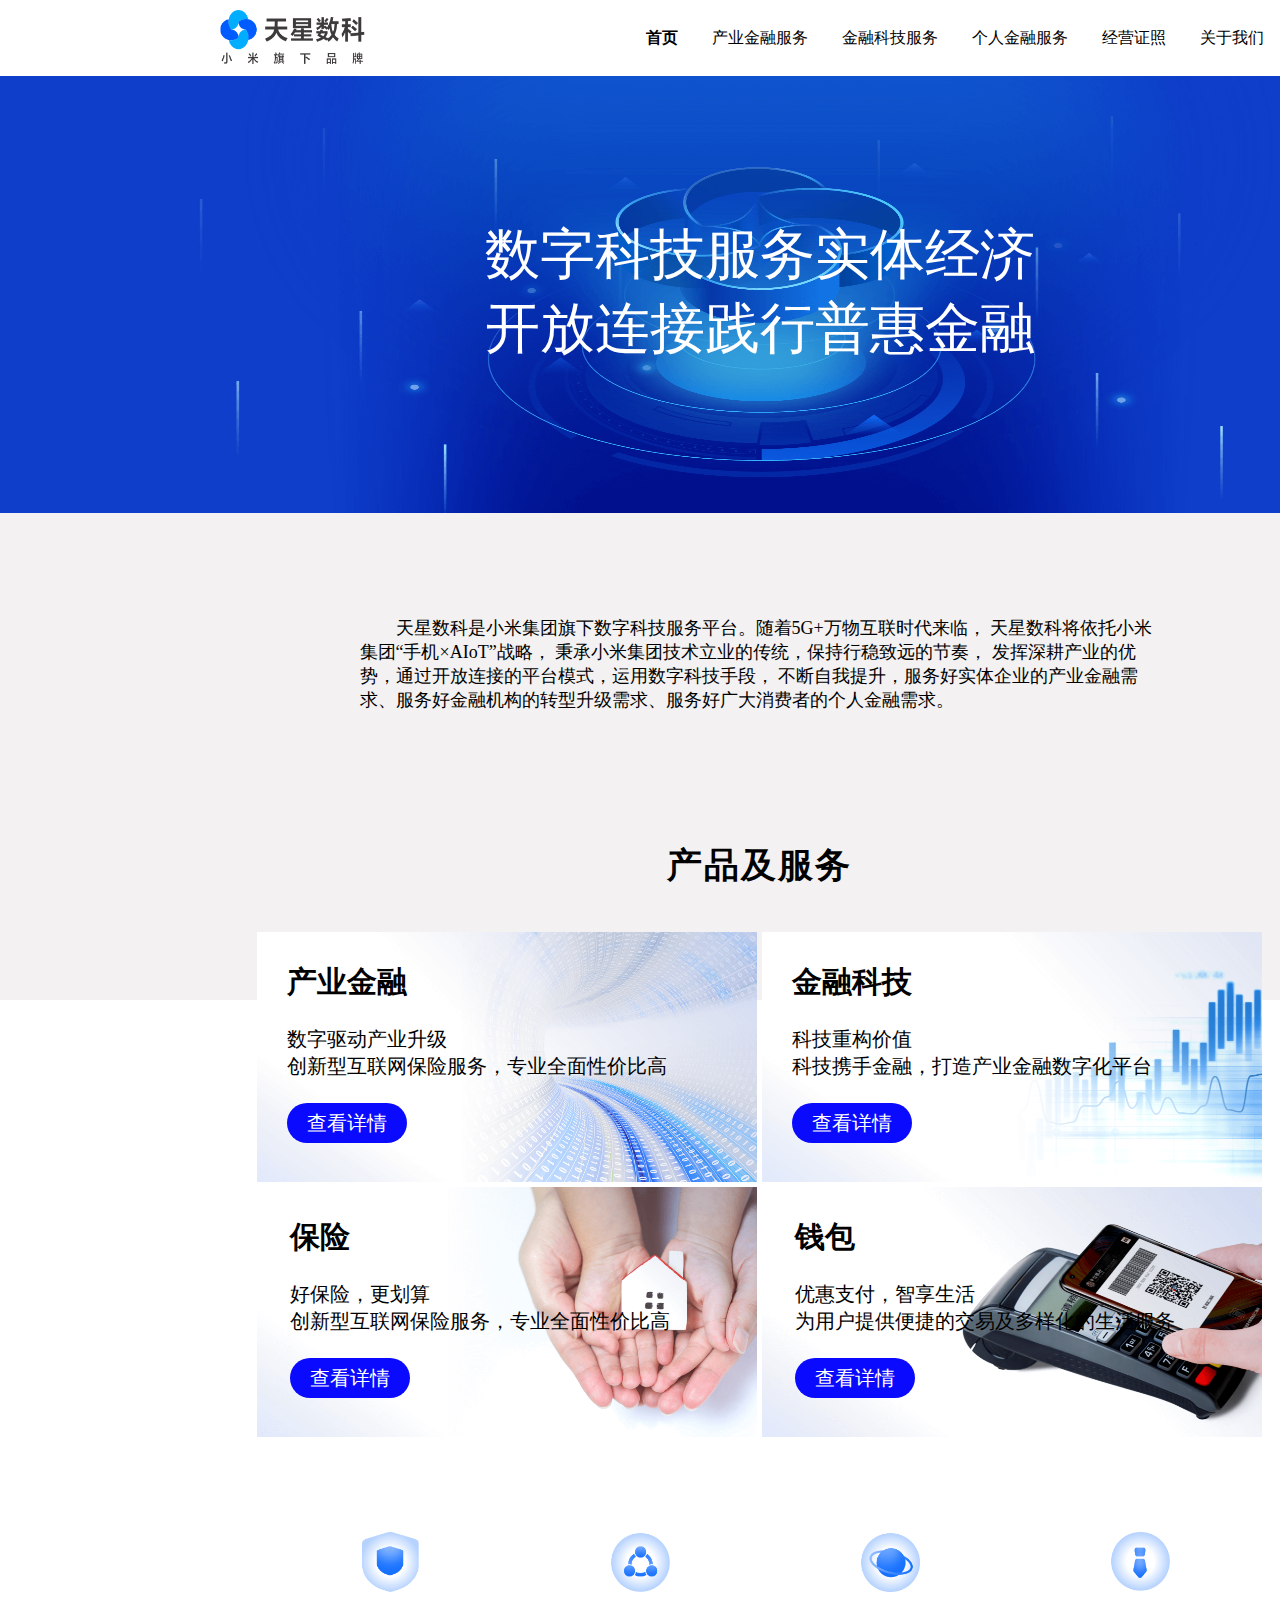
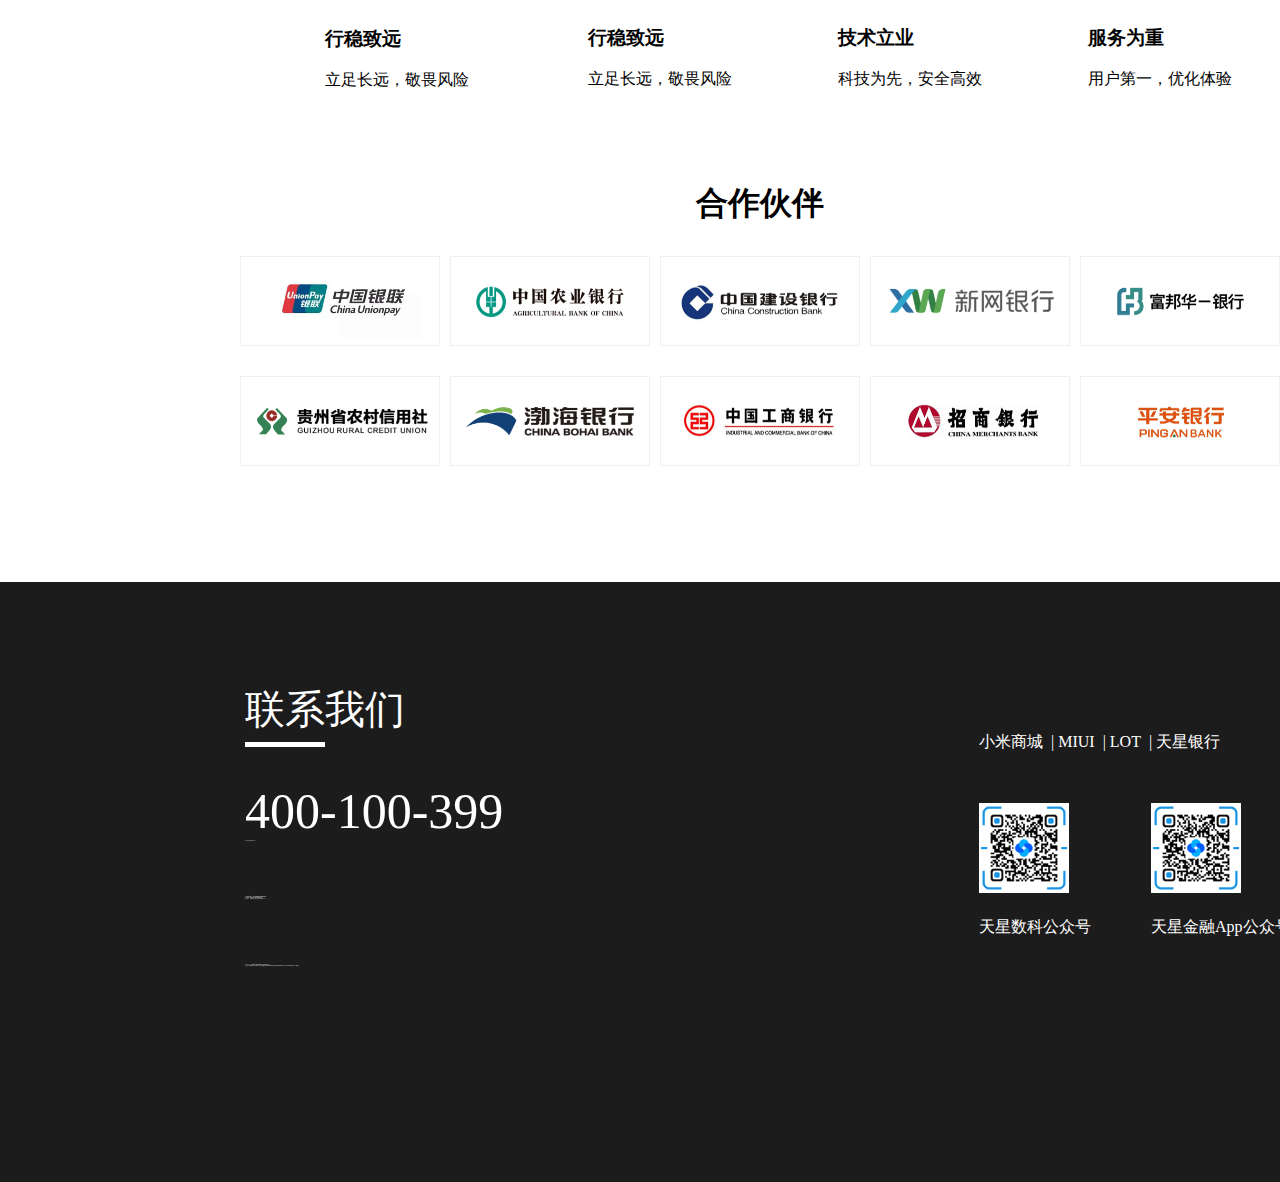
<file: www.mi.com/asteridae/XiaoMi-天星数科.html>
<!DOCTYPE html>
<html lang="en">

<head>
    <meta charset="UTF-8">
    <meta http-equiv="X-UA-Compatible" content="IE=edge">
    <meta name="viewport" content="width=device-width, initial-scale=1.0">
    <title>天星数科</title>
    <link rel="icon" type="image/x-ico" href="https://cdn.cnbj1.fds.api.mi-img.com/mifi-web/logo.png">
    <link rel="stylesheet" href="asteridae.css">
</head>

<body>
    <div class="box">
        <!-- 头部 -->
        <div class="hang">
            <img src="./image/w33.png" alt="">
            <ul>
                <li>首页</li>
                <li>产业金融服务</li>
                <li>金融科技服务</li>
                <li>个人金融服务</li>
                <li>经营证照</li>
                <li>关于我们</li>
            </ul>
            <div style="clear: both;"></div>
        </div>
        <div class="tupian1">
            <img src="./image/w34.png" alt="">
        </div>
        <div class="tupian1wz">
            <p> 数字科技服务实体经济</p>
            <p>开放连接践行普惠金融</p>
        </div>
        <div class="wenzi">
            天星数科是小米集团旗下数字科技服务平台。随着5G+万物互联时代来临，
            天星数科将依托小米集团“手机×AIoT”战略， 秉承小米集团技术立业的传统，保持行稳致远的节奏，
            发挥深耕产业的优势，通过开放连接的平台模式，运用数字科技手段，
            不断自我提升，服务好实体企业的产业金融需求、服务好金融机构的转型升级需求、服务好广大消费者的个人金融需求。
        </div>

        <div class="box2">
            <div class="hh">
                <h1>产品及服务</h1>
            </div>

            <div class="tpkuai">
                <div class="a">
                    <img src="./image/w35.png" alt="">
                    <span class="a1">
                        <h2>产业金融</h2><br>
                        数字驱动产业升级<br>
                        创新型互联网保险服务，专业全面性价比高<br>
                        <br>
                        <p>查看详情</p> <br>
                    </span>
                </div>

                <div class="b">
                    <img src="./image/w36.png" alt="">
                    <span class="b1">
                        <h2>金融科技</h2><br>
                        科技重构价值<br>
                        科技携手金融，打造产业金融数字化平台<br>
                        <br>
                        <p>查看详情</p> <br>
                    </span>
                </div>
                <div class="c">
                    <img src="./image/w37.png" alt="">
                    <span class="c1">
                        <h2>保险</h2><br>
                        好保险，更划算<br>
                        创新型互联网保险服务，专业全面性价比高<br>
                        <br>
                        <p>查看详情</p> <br>
                    </span>
                </div>
                <div class="d">
                    <img src="./image/w38.png" alt="">
                    <span class="d1">
                        <h2>钱包</h2><br>
                        优惠支付，智享生活<br>
                        为用户提供便捷的交易及多样化的生活服务<br>
                        <br>
                        <p>查看详情</p> <br>
                    </span>
                </div>
                <!-- <div style="clear: both;"></div> -->
            </div>

            <div class="box3">
                <div class="qq">
                    <img src="./image/w39.png" alt="">
                    <span>
                        <h3>行稳致远 </h3> <br>
                        立足长远，敬畏风险<br>
                    </span>
                </div>
                <div class="ww">
                    <img src="./image/w40.png" alt="">
                    <span>
                        <h3>行稳致远 </h3> <br>
                        立足长远，敬畏风险<br>
                    </span>
                </div>
                <div class="ee">
                    <img src="./image/w41.png" alt="">
                    <span>
                        <h3>技术立业 </h3> <br>
                        科技为先，安全高效<br>
                    </span>
                </div>
                <div class="rr">
                    <img src="./image/w42.png" alt="">
                    <span>
                        <h3>服务为重</h3> <br>
                        用户第一，优化体验<br>
                    </span>
                </div>
            </div>

            <div class="box4">
                <h1>合作伙伴</h1>
                <div><img src="./image/w43.png" alt=""></div>
                <div class="m"><img src="./image/w44.png" alt=""></div>
                <div class="mm"><img src="./image/w45.png" alt=""></div>
                <div class="nn"><img src="./image/w46.png" alt=""></div>
                <div class="nnn"><img src="./image/w47.png" alt=""></div>
                <div><img src="./image/w48.png" alt=""></div>
                <div class="l"><img src="./image/w49.png" alt=""></div>
                <div class="ll"><img src="./image/w50.png" alt=""></div>
                <div class="k"><img src="./image/w51.png" alt=""></div>
                <div class="kk"><img src="./image/w52.png" alt=""></div>
                <div style="clear: both;"></div>
            </div>
            <div class="db">
                <div class="dbleft">
                    <ul class="v">
                        <li>联系我们</li>
                        <div class="v1"></div>
                        <li>400-100-399</li>
                        <li>周一至周日 9:00-19:00</li>
                        <li>消保委员会邮箱：mifi-cpcommittee@xiaomi.com <br>

                            商务合作：finance-service@xiaomi.com <br>

                            联系地址：北京市海淀区西二旗中路29号元中心</li>
                        <li>经营证照 ｜ Copyright © airstar.com 京ICP备19057461号<br>

                            北京小米电子软件技术有限公司丨京公网安备11030102010662号 | 京ICP证B2-20201572号
                            小米商城 MIUI 有品 IoT 天星银行
                        </li>
                    </ul>
                </div>
                <div class="dbright">
                    <ul>
                        <li>小米商城&nbsp;&nbsp;|</li>
                        <li>MIUI&nbsp;&nbsp;|</li>
                        <li>LOT&nbsp;&nbsp;|</li>
                        <li>天星银行</li>
                    </ul>
                    <div class="t"><img src="./image/w53.png" alt="">
                        <p>天星数科公众号</p>
                    </div>
                    <div class="tt"> <img src="./image/w53.png" alt="">
                        <p>天星金融App公众号</p>
                    </div>
                    <div style="clear: both;"></div>
                </div>
            </div>

        </div>

    </div>

</body>

</html>
</file>
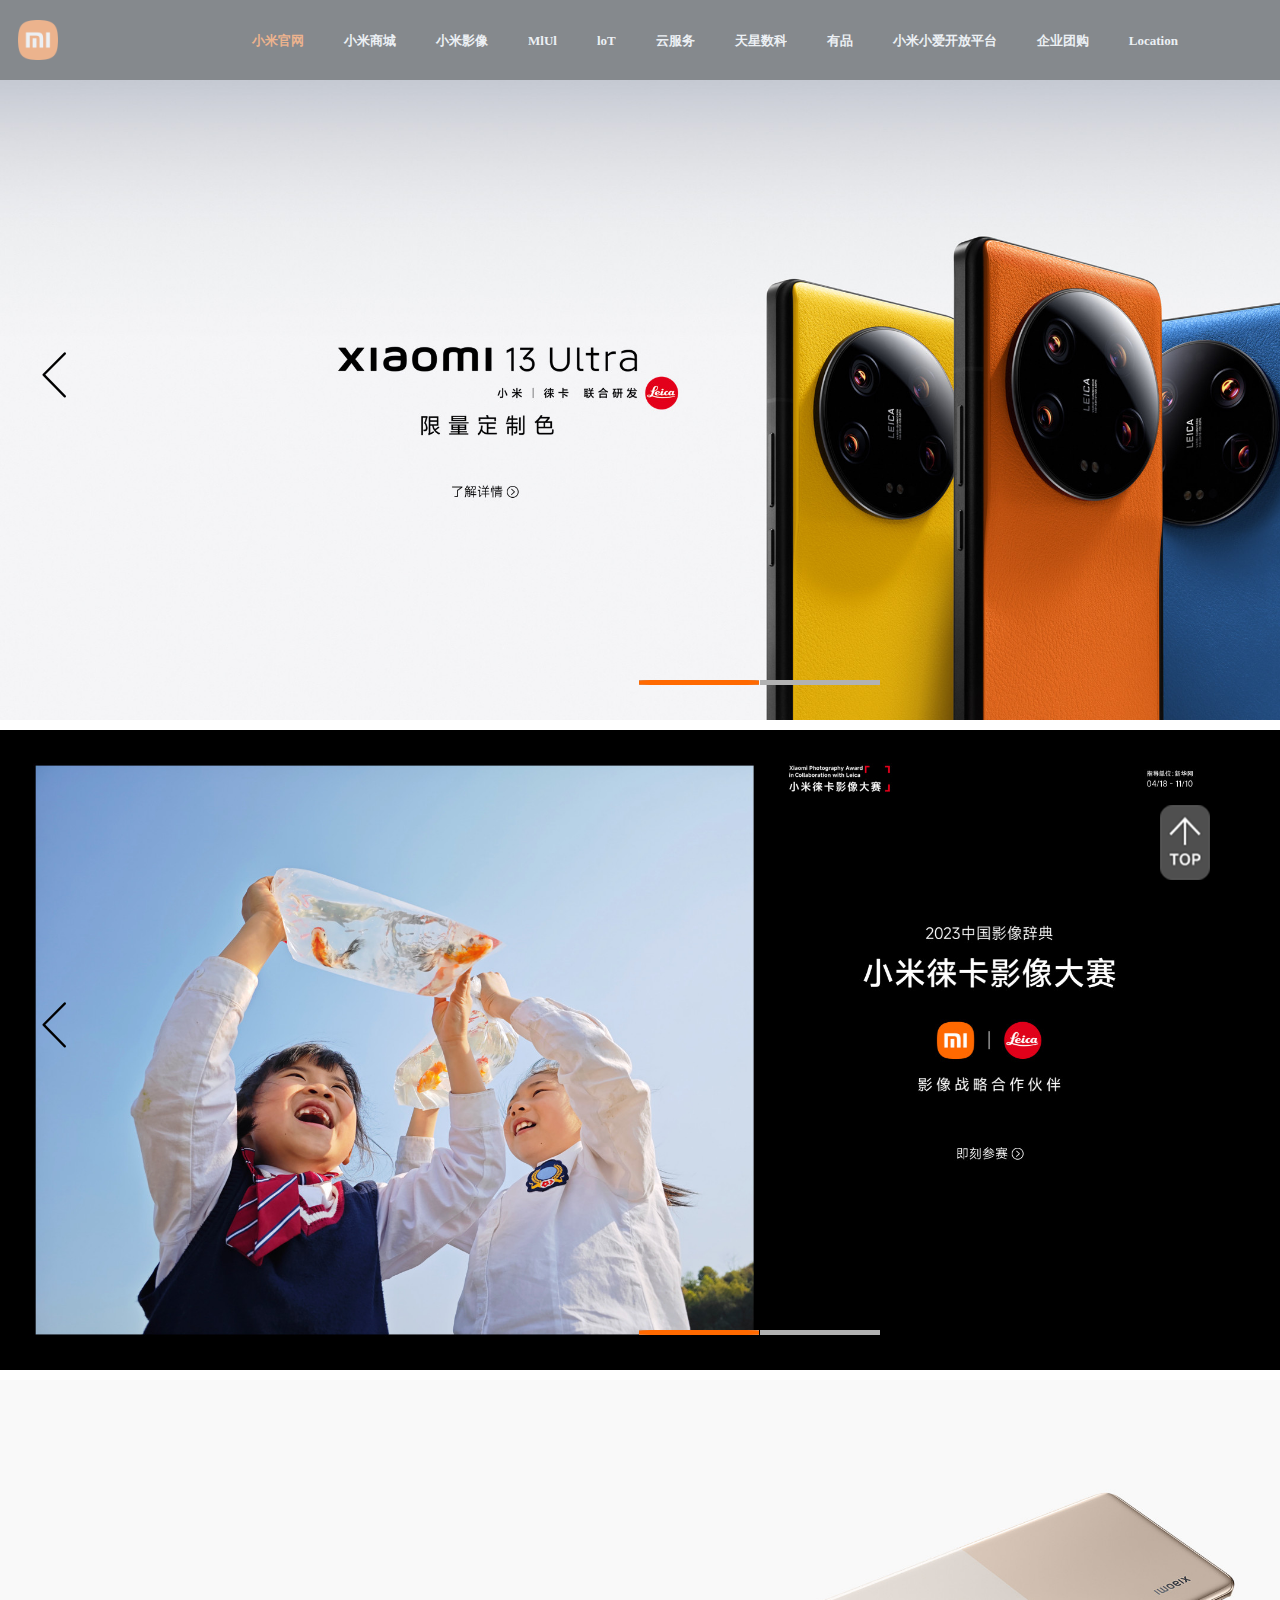
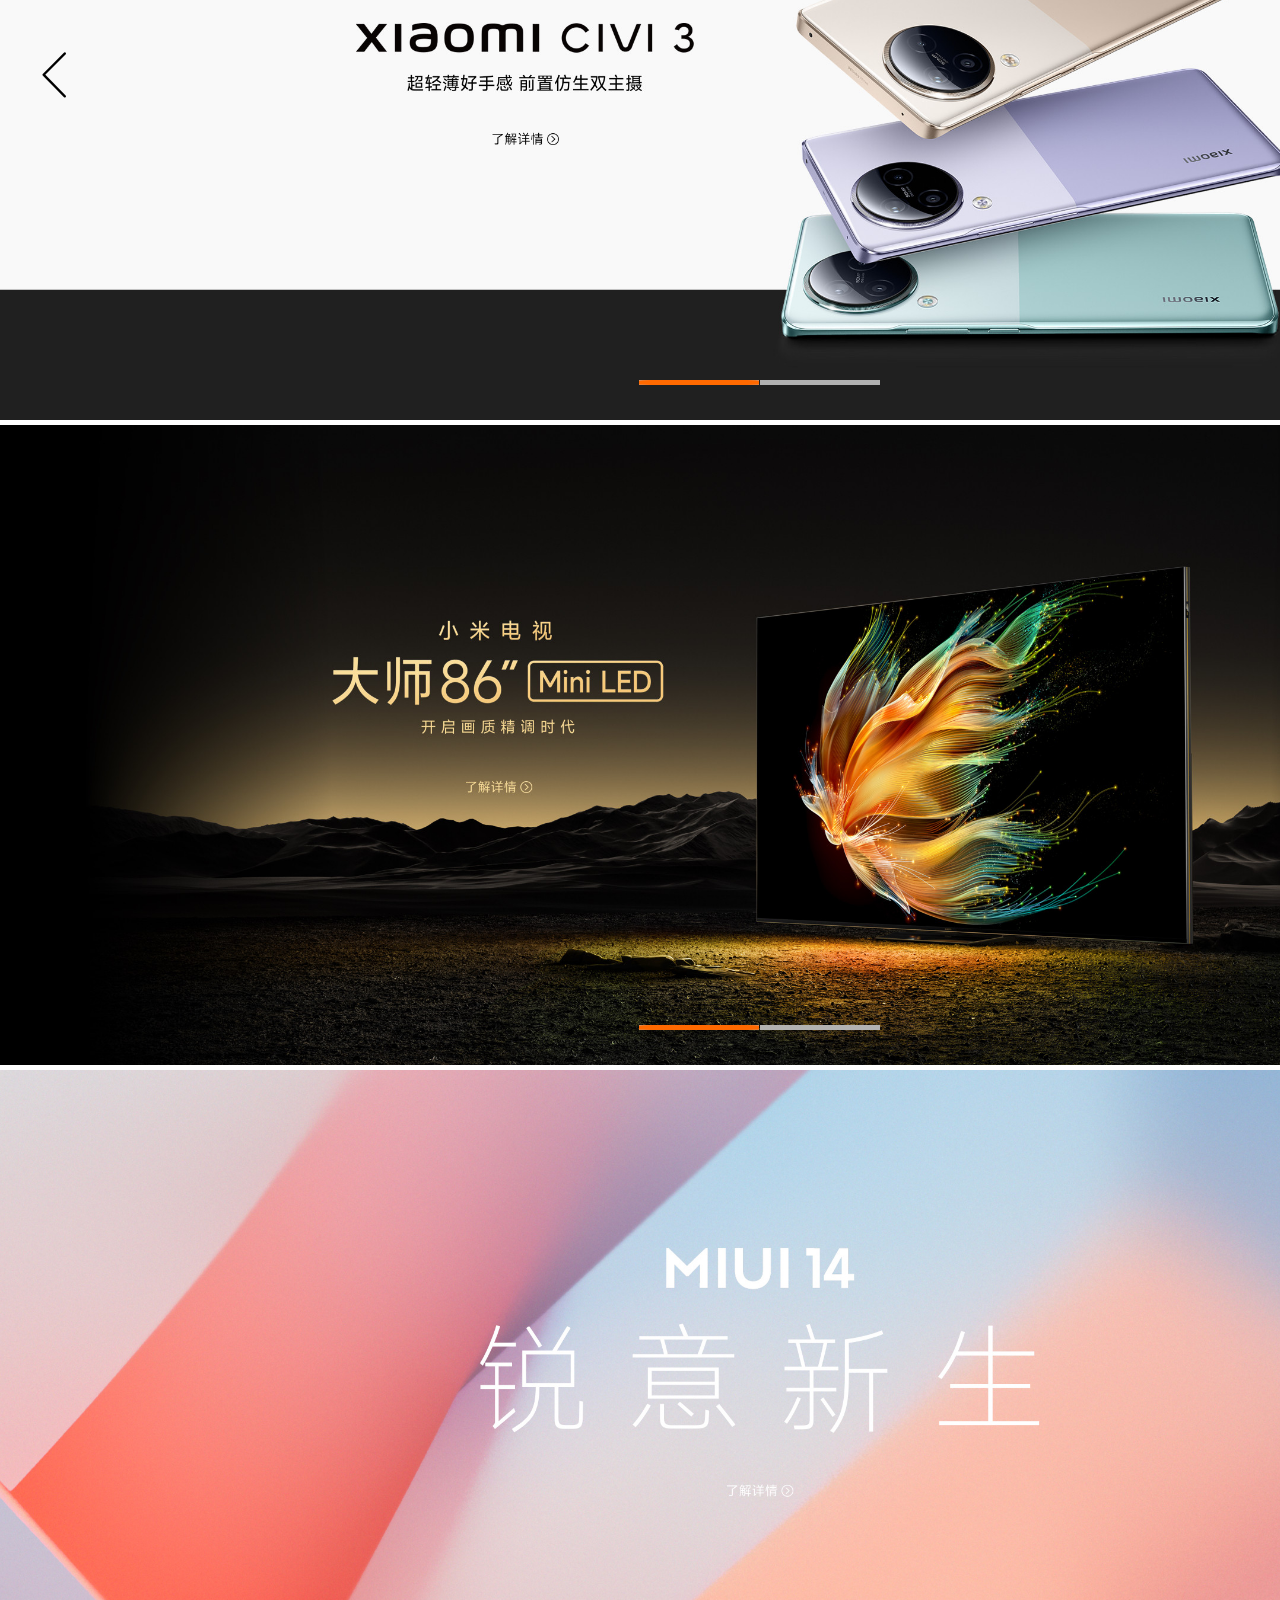
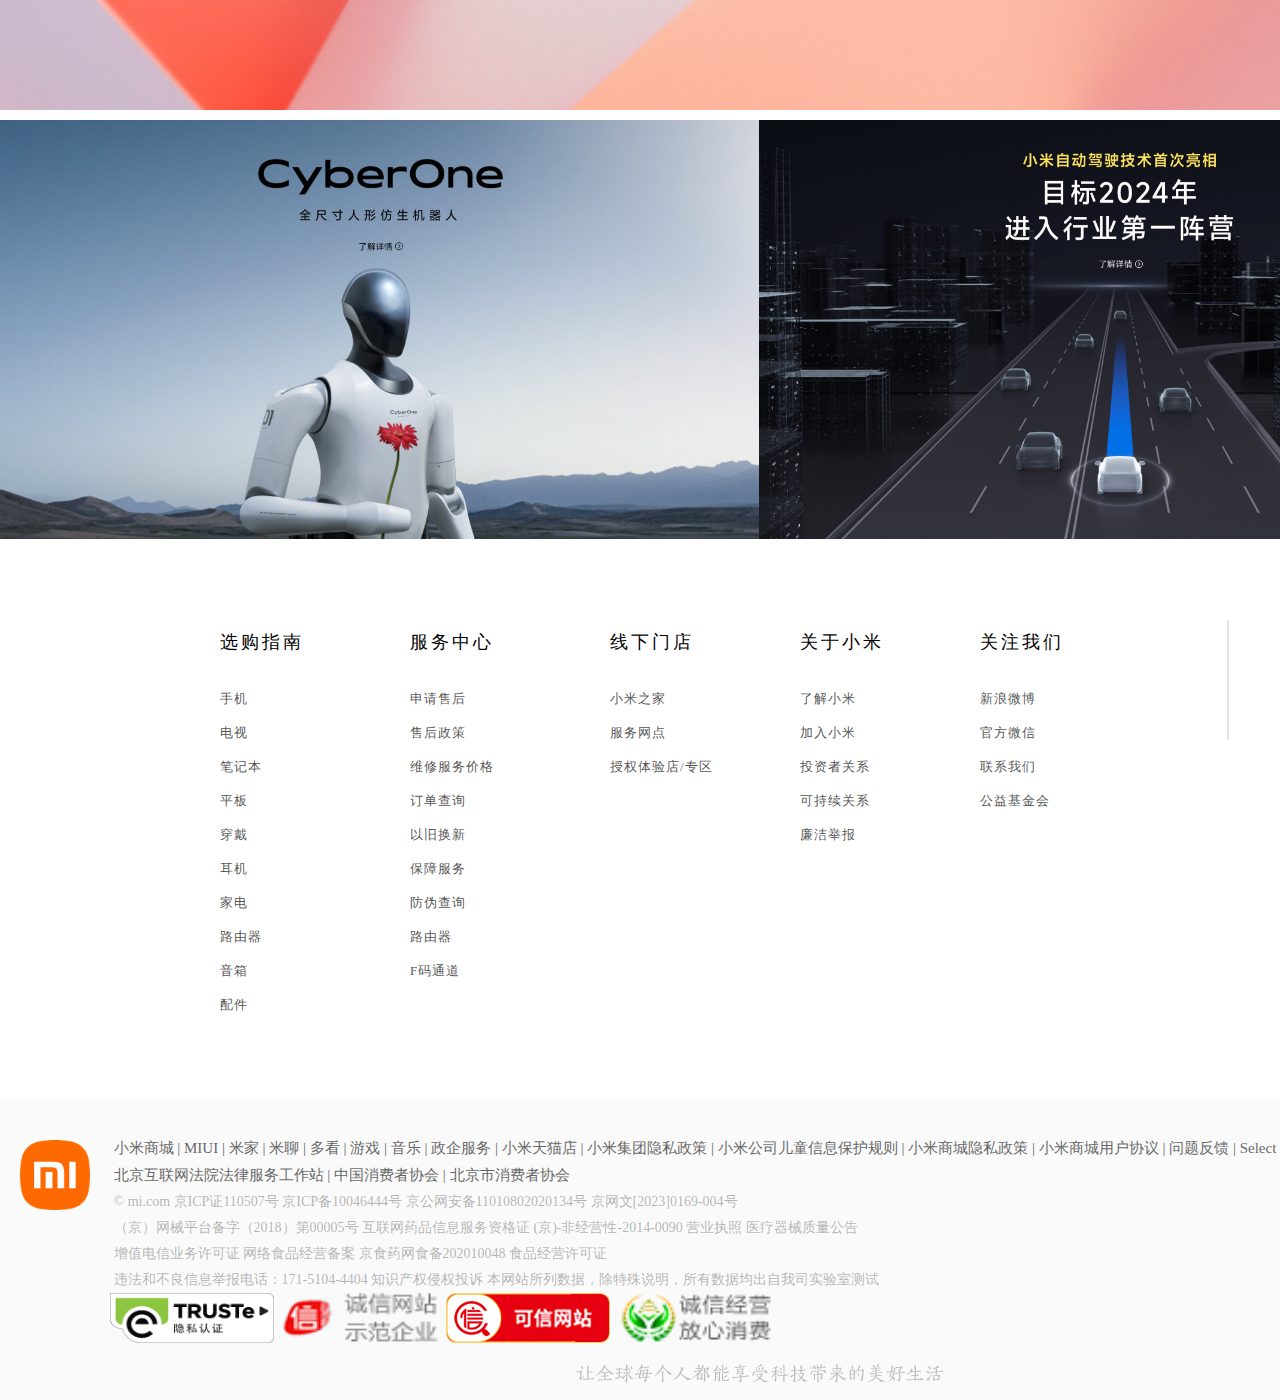
<file: www.mi.com/officialWeb/officialWeb.html>
<!DOCTYPE html>
<html lang="en">

<head>
    <meta charset="UTF-8">
    <meta name="viewport" content="width=device-width, initial-scale=1.0">
    <title>小米官网 - Xiaomi 13系列，Xiaomi Mix Fold 2，MIUI14，小米徕卡影像大赛</title>
    <link rel="icon" type="image/x-ico" href="image/s05_logo.png">
    <link rel="stylesheet" href="officialWeb.css">
</head>

<body>
    <div class="container">
        <!-- 顶部导航  固定定位 -->
        <div></div>
        <header>
            <!-- 顶部logo -->
            <ul>
                <li><img src="image/s23_logo.png" alt="#" width="40px"></li>
                <li><a href="#" target="_blank">小米官网</a></li>
                <li><a href="../shop/shop.html" target="_blank">小米商城</a></li>
                <li><a href="../image_home/xiaomi_image.html" target="_blank">小米影像</a></li>
                <li><a href="#">MlUl</a></li>
                <li><a href="#">loT</a></li>
                <li><a href="#" target="_blank">云服务</a></li>
                <li><a href="../asteridae/XiaoMi-天星数科.html" target="_blank">天星数科</a></li>
                <li><a href="../quality/quality.html" target="_blank">有品</a></li>
                <li><a href="../XiaoAi/XiaoAi.html" target="_blank">小米小爱开放平台</a></li>
                <li><a href="../XiaoMi-Corporate group buying/XiaoMi-Corporate group buying.html" target="_blank">企业团购</a></li>
                <li><a href="../XiaoMi-Location/XiaoMi-Location.html" target="_blank">Location</a></li>
            </ul>
            <ul>
                <li><a href="../index.html" target="_blank">登录</a></li>
                <li><a href="#">|</a></li>
                <li><a href="../register/register.html" target="_blank">注册</a></li>
            </ul>
        </header>
        <!-- 中间内容部分 -->
        <section>
            <ul>
                <li><img src="image/s06.jpg" alt=""></li>
                <li><img src="image/s07.jpg" alt=""></li>
                <li><img src="image/s06.jpg" alt=""></li>
            </ul>
            <div class="one">
                <div></div>
            </div>
            <div class="one">
                <div></div>
            </div>
            <img src="image/s30.png" alt="" class="left_orient">
            <img src="image/s31.png" alt="" class="right_orient">
        </section>
        <section>
            <ul>
                <li><img src="image/s09.jpg" alt=""></li>
                <li><img src="image/s08.jpg" alt=""></li>
                <li><img src="image/s09.jpg" alt=""></li>
            </ul>
            <div class="one">
                <div></div>
            </div>
            <div class="one">
                <div></div>
            </div>
            <img src="image/s30.png" alt="" class="left_orient">
            <img src="image/s31.png" alt="" class="right_orient">
        </section>
        <section>
            <ul>
                <li><img src="image/s10.jpg" alt=""></li>
                <li><img src="image/s11.jpg" alt=""></li>
                <li><img src="image/s10.jpg" alt=""></li>
            </ul>
            <div class="one">
                <div></div>
            </div>
            <div class="one">
                <div></div>
            </div>
            <img src="image/s30.png" alt="" class="left_orient">
            <img src="image/s31.png" alt="" class="right_orient">
        </section>
        <section>
            <ul>
                <li><img src="image/s24.jpg" alt=""></li>
                <li><img src="image/s26.jpg" alt=""></li>
                <li><img src="image/s24.jpg" alt=""></li>
            </ul>
            <div class="one">
                <div></div>
            </div>
            <div class="one">
                <div></div>
            </div>
            <img src="image/s30.png" alt="" class="left_orient">
            <img src="image/s31.png" alt="" class="right_orient">
        </section>
        <section>
            <img src="image/s27.jpg" alt="">
        </section>
        <section>
            <div></div>
            <div></div>
        </section>
        <!-- 联系我们 -->
        <section>
            <dl>
                <dt>选购指南</dt>
                <dd><a href="">手机</a></dd>
                <dd><a href="">电视</a></dd>
                <dd><a href="">笔记本</a></dd>
                <dd><a href="">平板</a></dd>
                <dd><a href="">穿戴</a></dd>
                <dd><a href="">耳机</a></dd>
                <dd><a href="">家电</a></dd>
                <dd><a href="">路由器</a></dd>
                <dd><a href="">音箱</a></dd>
                <dd><a href="">配件</a></dd>
            </dl>
            <dl>
                <dt>服务中心</dt>
                <dd><a href="">申请售后</a></dd>
                <dd><a href="">售后政策</a></dd>
                <dd><a href="">维修服务价格</a></dd>
                <dd><a href="">订单查询</a></dd>
                <dd><a href="">以旧换新</a></dd>
                <dd><a href="">保障服务</a></dd>
                <dd><a href="">防伪查询</a></dd>
                <dd><a href="">路由器</a></dd>
                <dd><a href="">F码通道</a></dd>
            </dl>
            <dl>
                <dt>线下门店</dt>
                <dd><a href="">小米之家</a></dd>
                <dd><a href="">服务网点</a></dd>
                <dd><a href="">授权体验店/专区</a></dd>
            </dl>
            <dl>
                <dt>关于小米</dt>
                <dd><a href="">了解小米</a></dd>
                <dd><a href="">加入小米</a></dd>
                <dd><a href="">投资者关系</a></dd>
                <dd><a href="">可持续关系</a></dd>
                <dd><a href="">廉洁举报</a></dd>
            </dl>
            <dl>
                <dt>关注我们</dt>
                <dd><a href="">新浪微博</a></dd>
                <dd><a href="">官方微信</a></dd>
                <dd><a href="">联系我们</a></dd>
                <dd><a href="">公益基金会</a></dd>
            </dl>
            <div>
                <p>400-100-5678</p>
                <p>8:00-18:00 (仅收市话费)</p>
                <h3><span></span>人工服务</h3>
            </div>
        </section>
        <!-- 底部内容 -->
        <footer>
            <img src="image/s05_logo.png" alt="">
            <div>
                <p>小米商城 | MIUI | 米家 | 米聊 | 多看 | 游戏 | 音乐 | 政企服务 | 小米天猫店 | 小米集团隐私政策 | 小米公司儿童信息保护规则 | 小米商城隐私政策 | 小米商城用户协议 |
                    问题反馈 | Select Location</p>
                <p>北京互联网法院法律服务工作站 | 中国消费者协会 | 北京市消费者协会</p>
                <p>© mi.com 京ICP证110507号 京ICP备10046444号 京公网安备11010802020134号 京网文[2023]0169-004号</p>
                <p>（京）网械平台备字（2018）第00005号 互联网药品信息服务资格证 (京)-非经营性-2014-0090 营业执照 医疗器械质量公告</p>
                <p>增值电信业务许可证 网络食品经营备案 京食药网食备202010048 食品经营许可证</p>
                <p>违法和不良信息举报电话：171-5104-4404 知识产权侵权投诉 本网站所列数据，除特殊说明，所有数据均出自我司实验室测试</p>
                <ul>
                    <li><img src="image/s16.png" alt=""></li>
                    <li><img src="image/s17.png" alt=""></li>
                    <li><img src="image/s18.png" alt=""></li>
                    <li><img src="image/s19.png" alt=""></li>
                </ul>
            </div>
            <div><img src="image/s22.png" alt=""></div>
        </footer>
        <!-- 返回顶部 -->
        <div>
            <a href="#top"><img src="image/s32.png" alt="" style="width: 50px; height: 75px;"></a>
        </div>
    </div>
</body>

</html>
</file>
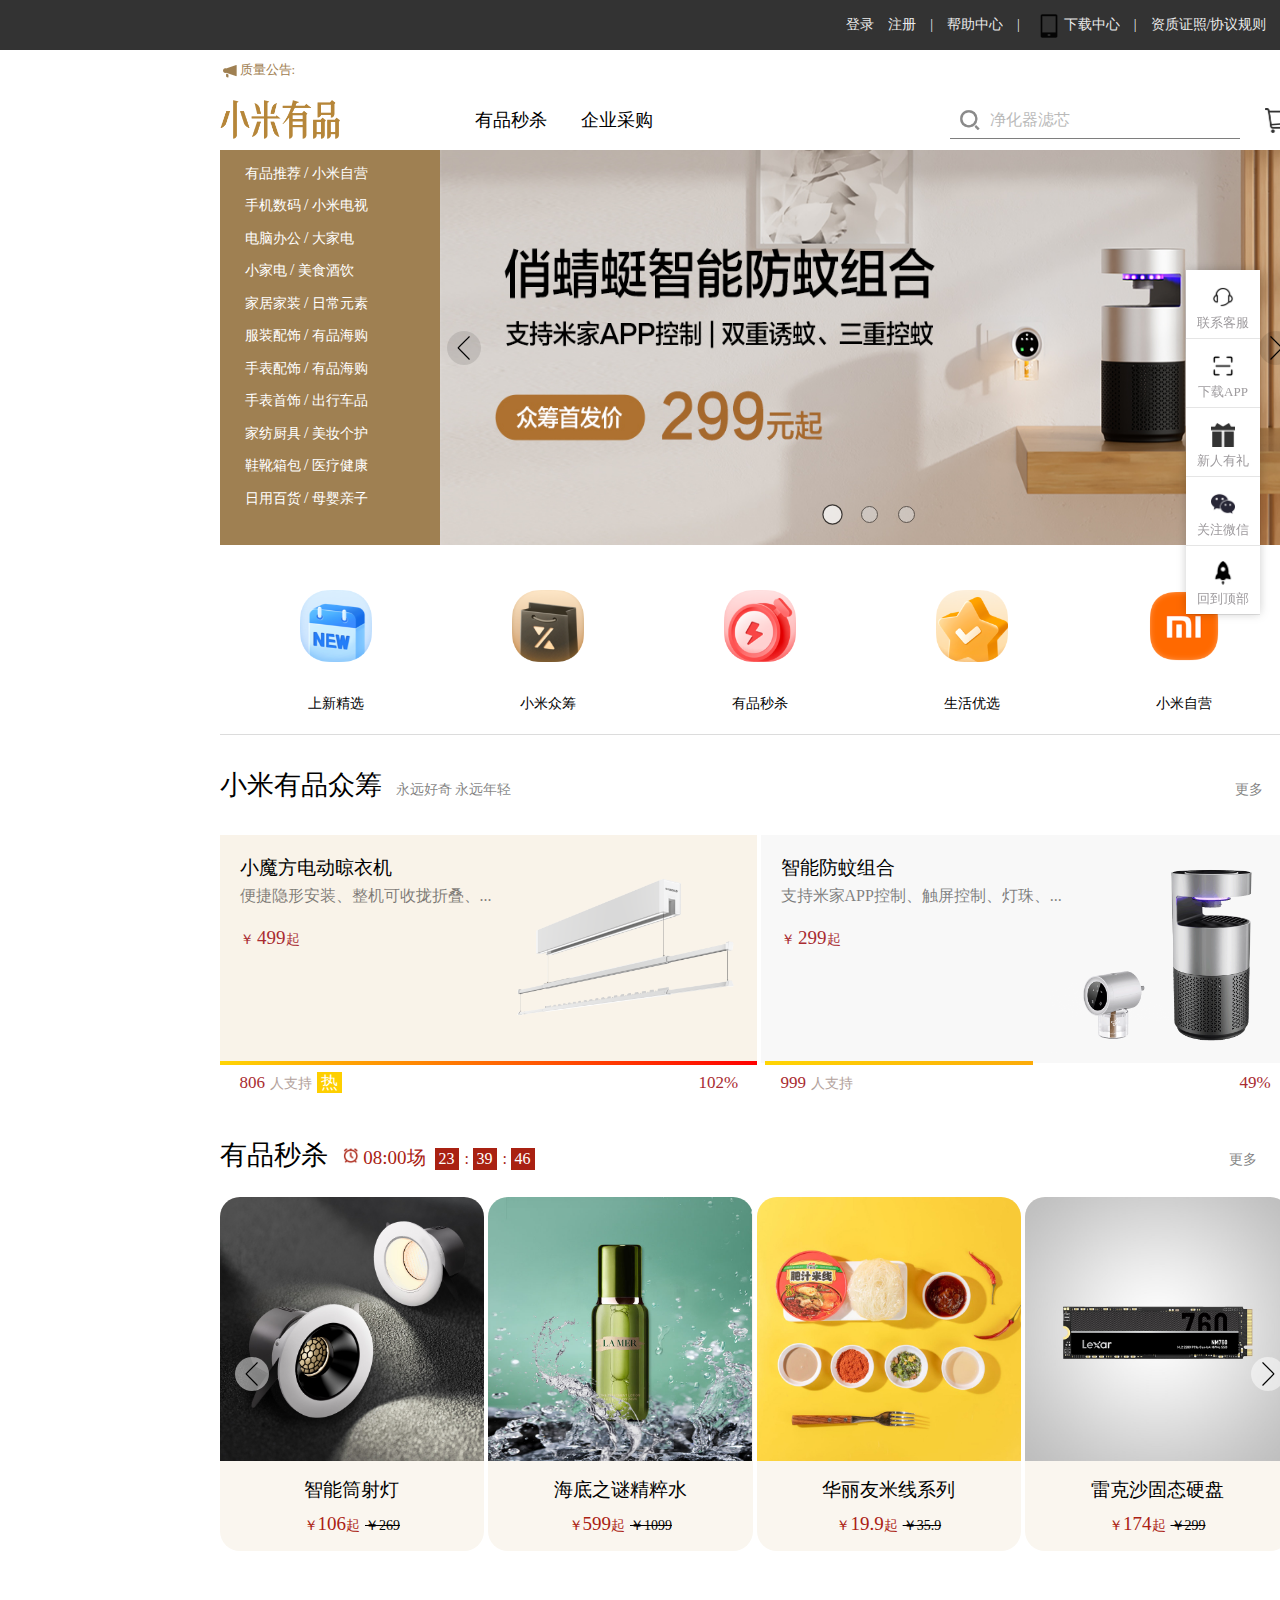
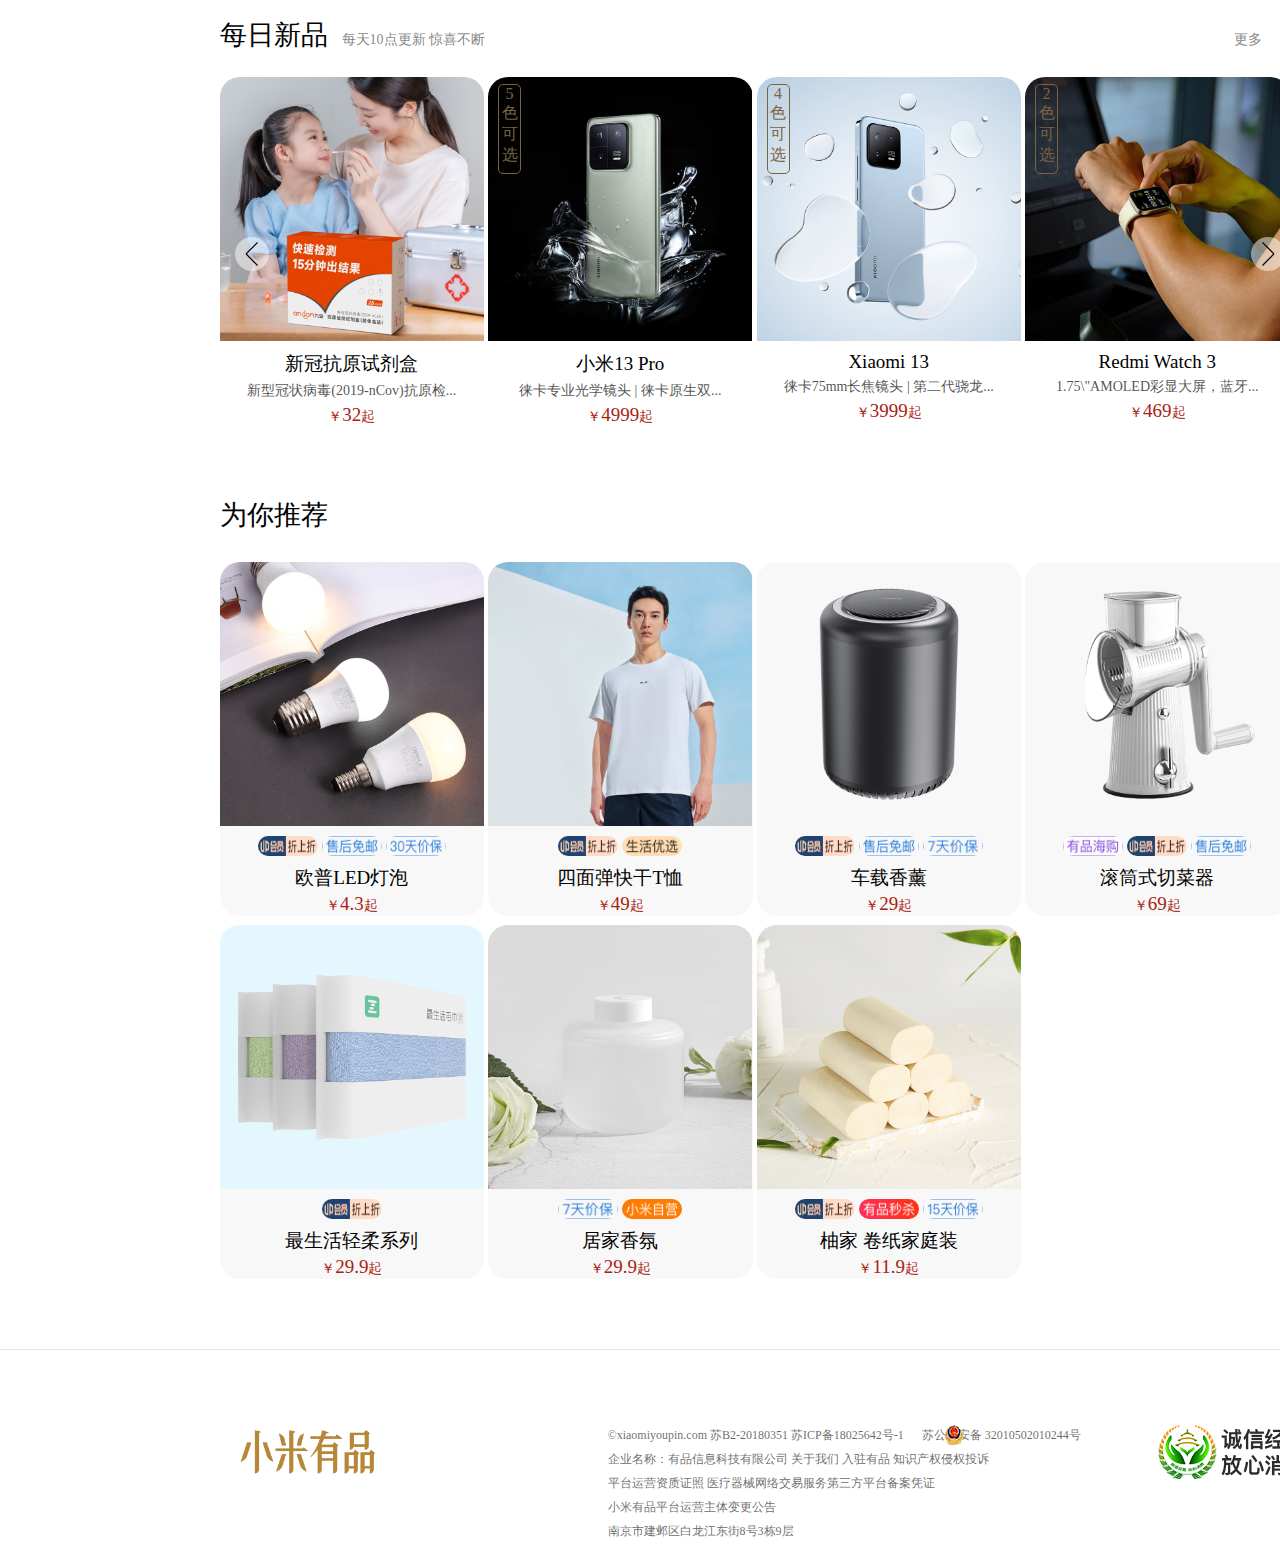
<file: www.mi.com/quality/quality.html>
<!DOCTYPE html>
<html lang="en">

<head>
    <meta charset="UTF-8">
    <meta name="viewport" content="width=device-width, initial-scale=1.0">
    <title>小米有品</title>
    <link rel="short icon" type="image/x-ico" href="https://cnbj1.fds.api.xiaomi.com/mijia-m/trade_common/yp_logo.png">
    <link rel="stylesheet" href="qualith.css">
</head>
<body>
    <div class="container">
        <!-- 顶部导航 -->
        <header>
            <ul>
                <li><a href="../index.html" target="_blank">登录</a></li>
                <li><a href="../register/register.html" target="_blank">注册</a></li>
                <li>|</li>
                <li><a href="#">帮助中心</a></li>
                <li>|</li>
                <li><a href="#"><span></span>下载中心</a></li>
                <li>|</li>
                <li><a href="#">资质证照/协议规则</a></li>
                <li><a href="#"><span></span></a></li>
            </ul>
        </header>
        <!-- 广播 -->
        <section>
            <div class="header_broadcast">
                <div><span></span>质量公告:</div>
            </div>
            <div>
                <ul>
                    <li></li>
                    <li><a href="#">关于注销血糖试纸（葡萄糖氧化酶法）医疗器械注册证书的公告 &nbsp;&nbsp;关于做好第三批实施医疗企业唯一标识工作的公告</a></li>
                </ul>
            </div>
        </section>
        <div style="clear: both;"></div>
        <!-- 导航图  垂直菜单 -->
        <section class="banner">
            <!-- 顶部内容 -->
            <div class="header_content">
                <img src="image/s42.png" alt="">
                <ul>
                    <li><a href="#">有品秒杀</a></li>
                    <li><a href="#">企业采购</a></li>
                </ul>
                <input type="text" placeholder="净化器滤芯">
                <img src="image/s43.png" alt="">
                <img src="image/s44.png" alt="">
            </div>
            <!-- 轮播图内容 -->
            <div class="middle_content">
                <div class="vertical_nav">
                    <ul>
                        <li><a href="#">有品推荐 </a>/<a href="#"> 小米自营</a></li>
                        <li><a href="#">手机数码 </a>/<a href="#"> 小米电视</a></li>
                        <li><a href="#">电脑办公 </a>/<a href="#"> 大家电</a></li>
                        <li><a href="#">小家电 </a>/<a href="#"> 美食酒饮</a></li>
                        <li><a href="#">家居家装 </a>/<a href="#"> 日常元素</a></li>
                        <li><a href="#">服装配饰 </a>/<a href="#"> 有品海购</a></li>
                        <li><a href="#">手表配饰 </a>/<a href="#"> 有品海购</a></li>
                        <li><a href="#">手表首饰 </a>/<a href="#"> 出行车品</a></li>
                        <li><a href="#">家纺厨具 </a>/<a href="#"> 美妆个护</a></li>
                        <li><a href="#">鞋靴箱包 </a>/<a href="#"> 医疗健康</a></li>
                        <li><a href="#">日用百货 </a>/<a href="#"> 母婴亲子</a></li>
                    </ul>
                </div>
                <div class="banner_content">
                    <ul>
                        <li><img src="image/s39.jpg" alt=""></li>
                        <li><img src="image/s40.jpg" alt=""></li>
                        <li><img src="image/s41.jpg" alt=""></li>
                        <li><img src="image/s39.jpg" alt=""></li>
                    </ul>
                    <!-- 箭头 -->
                    <div><img src="image/s30.png" alt=""></div>
                    <div><img src="image/s31.png" alt=""></div>
                    <!-- 下方小圆点 -->
                    <ol>
                        <li></li>
                        <li></li>
                        <li></li>
                    </ol>
                </div>
            </div>
            <!-- 图片内容 -->
            <div class="five_img">
                <ul>
                    <li><a href="javascript:;">
                            <img src="image/s45.png" alt="">
                            <p>上新精选</p>
                        </a></li>
                    <li><a href="javascript:;"><img src="image/s46.png" alt="">
                            <p>小米众筹</p>
                        </a>
                    </li>
                    <li><a href="javascript:;"><img src="image/s47.png" alt="">
                            <p>有品秒杀</p>
                        </a>
                    </li>
                    <li><a href="javascript:;"><img src="image/s48.png" alt="">
                            <p>生活优选</p>
                        </a>
                    </li>
                    <li><a href="javascript:;"><img src="image/s49.png" alt="">
                            <p>小米自营</p>
                        </a>
                    </li>
                </ul>
            </div>
            <!-- 小米有品众筹 -->
            <div class="xiaomi_raise">
                <div class="title_xiaomi_raise">
                    <span>小米有品众筹</span>
                    <span>永远好奇 永远年轻</span>
                    <span><a href="javascript:;">更多</a></span>
                    <span><img src="image/s50.png" alt=""></span>
                </div>
                <div class="content_xiaomi_raise">
                    <div>
                        <div>
                            <p>小魔方电动晾衣机</p>
                            <p>便捷隐形安装、整机可收拢折叠、...</p>
                            <p>￥ <span>499</span>起</p>
                            <img src="image/s51.png" alt="">
                        </div>
                        <div></div>
                        <div>
                            <p><span>806</span>人支持<span>热</span></p>
                            <span>102%</span>
                        </div>
                    </div>
                    <div>
                        <div>
                            <p>智能防蚊组合</p>
                            <p>支持米家APP控制、触屏控制、灯珠、...</p>
                            <p>￥ <span>299</span>起</p>
                            <img src="image/s52.png" alt="">
                        </div>
                        <div></div>
                        <div>
                            <p><span>999</span>人支持</p>
                            <span>49%</span>
                        </div>
                    </div>
                </div>
            </div>
            <!-- 有品秒杀 -->
            <div class="pinsecal">
                <div class="title_pinsecal">
                    <span>有品秒杀</span>
                    <span> 08:00场</span>
                    <ul>
                        <li>23</li>
                        <li>:</li>
                        <li>39</li>
                        <li>:</li>
                        <li>46</li>
                    </ul>
                    <span><a href="javascript:;">更多</a></span>
                    <span><img src="image/s50.png" alt=""></span>
                </div>
                <div class="content_pinsecal">
                    <ul>
                        <li>
                            <img src="image/s54.jpg" alt="">
                            <p>智能筒射灯</p>
                            <p>￥<span>106</span>起<del>￥269</del></p>
                        </li>
                        <li>
                            <img src="image/s55.jpg" alt="">
                            <p>海底之谜精粹水</p>
                            <p>￥<span>599</span>起<del>￥1099</del></p>
                        </li>
                        <li>
                            <img src="image/s56.jpg" alt="">
                            <p>华丽友米线系列</p>
                            <p>￥<span>19.9</span>起<del>￥35.9</del></p>
                        </li>
                        <li>
                            <img src="image/s57.jpg" alt="">
                            <p>雷克沙固态硬盘</p>
                            <p>￥<span>174</span>起<del>￥299</del></p>
                        </li>
                    </ul>
                    <!-- 箭头 -->
                    <div><img src="image/s30.png" alt=""></div>
                    <div><img src="image/s31.png" alt=""></div>
                </div>
            </div>
            <!-- 每日新品 -->
            <div class="new_product">
                <div class="title_new_product">
                    <div class="title_new_product">
                        <span>每日新品</span>
                        <span> 每天10点更新 惊喜不断</span>
                        <span><a href="javascript:;">更多</a></span>
                        <span><img src="image/s50.png" alt=""></span>
                    </div>
                </div>
                <div class="content_new_product">
                    <ul>
                        <li>
                            <img src="image/s58.jpg" alt="">
                            <p>新冠抗原试剂盒</p>
                            <p>新型冠状病毒(2019-nCov)抗原检...</p>
                            <p>￥<span>32</span>起</p>
                        </li>
                        <li>
                            <img src="image/s59.jpg" alt="">
                            <p>小米13 Pro</p>
                            <p>徕卡专业光学镜头 | 徕卡原生双...</p>
                            <p>￥<span>4999</span>起</p>
                            <div>5色可选</div>
                        </li>
                        <li>
                            <img src="image/s60.jpg" alt="">
                            <p>Xiaomi 13</p>
                            <p>徕卡75mm长焦镜头 | 第二代骁龙...</p>
                            <p>￥<span>3999</span>起</p>
                            <div>4色可选</div>
                        </li>
                        <li>
                            <img src="image/s61.jpg" alt="">
                            <p>Redmi Watch 3</p>
                            <p>1.75\"AMOLED彩显大屏，蓝牙...</p>
                            <p>￥<span>469</span>起</p>
                            <div>2色可选</div>
                        </li>
                    </ul>
                    <div><img src="image/s30.png" alt=""></div>
                    <div><img src="image/s31.png" alt=""></div>
                </div>
            </div>
            <!-- 为你推荐 -->
            <div class="recommend">
                <div class="title_recommend">
                    <div class="title_recommend">
                        <span>为你推荐</span>
                    </div>
                </div>
                <div class="content_recommend">
                    <ul>
                        <li>
                            <img src="image/s63.jpg" alt="">
                            <ul>
                                <li><img src="image/s74.png" alt=""></li>
                                <li><img src="image/s75.png" alt=""></li>
                                <li><img src="image/s76.png" alt=""></li>
                            </ul>
                            <p>欧普LED灯泡</p>
                            <p>￥<span>4.3</span>起</p>
                        </li>
                        <li>
                            <img src="image/s64.jpg" alt="">
                            <ul>
                                <li><img src="image/s74.png" alt=""></li>
                                <li><img src="image/s81.png" alt=""></li>
                            </ul>
                            <p>四面弹快干T恤</p>
                            <p>￥<span>49</span>起</p>
                        </li>
                        <li>
                            <img src="image/s67.png" alt="">
                            <ul>
                                <li><img src="image/s74.png" alt=""></li>
                                <li><img src="image/s75.png" alt=""></li>
                                <li><img src="image/s78.png" alt=""></li>
                            </ul>
                            <p>车载香薰</p>
                            <p>￥<span>29</span>起</p>
                        </li>
                        <li>
                            <img src="image/s66.png" alt="">
                            <ul>
                                <li><img src="image/s84.jpg" alt=""></li>
                                <li><img src="image/s74.png" alt=""></li>
                                <li><img src="image/s75.png" alt=""></li>
                            </ul>
                            <p>滚筒式切菜器</p>
                            <p>￥<span>69</span>起</p>
                        </li>
                        <li>
                            <img src="image/s72.jpg" alt="">
                            <ul>
                                <li><img src="image/s74.png" alt=""></li>
                            </ul>
                            <p>最生活轻柔系列</p>
                            <p>￥<span>29.9</span>起</p>
                        </li>
                        <li>
                            <img src="image/s73.jpg" alt="">
                            <ul>
                                <li><img src="image/s78.png" alt=""></li>
                                <li><img src="image/s80.png" alt=""></li>
                            </ul>
                            <p>居家香氛</p>
                            <p>￥<span>29.9</span>起</p>
                        </li>
                        <li>
                            <img src="image/s69.jpg" alt="">
                            <ul>
                                <li><img src="image/s74.png" alt=""></li>
                                <li><img src="image/s79.png" alt=""></li>
                                <li><img src="image/s85.png" alt=""></li>
                            </ul>
                            <p>柚家 卷纸家庭装</p>
                            <p>￥<span>11.9</span>起</p>
                        </li>
                    </ul>
                </div>
            </div>
        </section>
        <!-- 底部 -->
        <footer>
            <img src="image/s42.png" alt="">
            <div>
                <img src="image/s87.png" alt="">
                <p>©xiaomiyoupin.com 苏B2-20180351 苏ICP备18025642号-1&nbsp;&nbsp;&nbsp;&nbsp;&nbsp;&nbsp;苏公网安备
                    32010502010244号</p>
                <p>企业名称：有品信息科技有限公司 关于我们 入驻有品 知识产权侵权投诉</p>
                <p>平台运营资质证照 医疗器械网络交易服务第三方平台备案凭证</p>
                <p>小米有品平台运营主体变更公告</p>
                <p>南京市建邺区白龙江东街8号3栋9层</p>
                <img src="image/s86.png" alt="">
            </div>
        </footer>
        <!-- 右边菜单 -->
        <div class="right_nav">
            <ul>
                <li><a href="#">
                        <img src="./image/s88.png" alt="">
                        <p>联系客服</p>
                    </a>
                    <ul class="one">
                        <li>小米有品平台问题，建议反馈，商户和物流问题投诉等请拨打 小米有品<br>客服热线</li>
                        <li><span>952899</span><br><span>(周一至周日 8：00-22：00)</span></li>
                        <li>小米/米家自营品牌，手机电视智能硬件商品或订单发货/退款售后问题 请拨打小米自营客服热线</li>
                        <li><span>400-100-5678</span><br><span>(周一至周日 8：00-18：00)</span></li>
                    </ul>
                </li>
                <li><a href="#">
                        <img src="./image/s89.png" alt="">
                        <p>下载APP</p>
                    </a>
                    <ul class="one">
                        <li>
                            <img src="image/s93.png" alt="">
                            <p>下载小米有品APP<br>得新人礼包</p>
                        </li>
                    </ul>
                </li>
                <li><a href="#">
                        <img src="./image/s90.png" alt="">
                        <p>新人有礼</p>
                    </a>
                    <ul class="one">
                        <li><img src="image/s95.png" alt=""></li>
                        <li><img src="image/s94.png" alt="">
                            <p>立即扫码下载 小米有品 App</p>
                        </li>
                    </ul>
                </li>
                <li><a href="#">
                        <img src="./image/s91.png" alt="">
                        <p>关注微信</p>
                    </a>
                    <ul class="one">
                        <li>
                            <img src="image/s93.png" alt="">
                            <p>扫码关注 [小米有品] 微信服务号，签到积分赢大奖</p>
                        </li>
                    </ul>
                </li>
                <li><a href="#top">
                        <img src="./image/s92.png" alt="">
                        <p>回到顶部</p>
                    </a>
                </li>
            </ul>
        </div>
    </div>
</body>

</html>
</file>
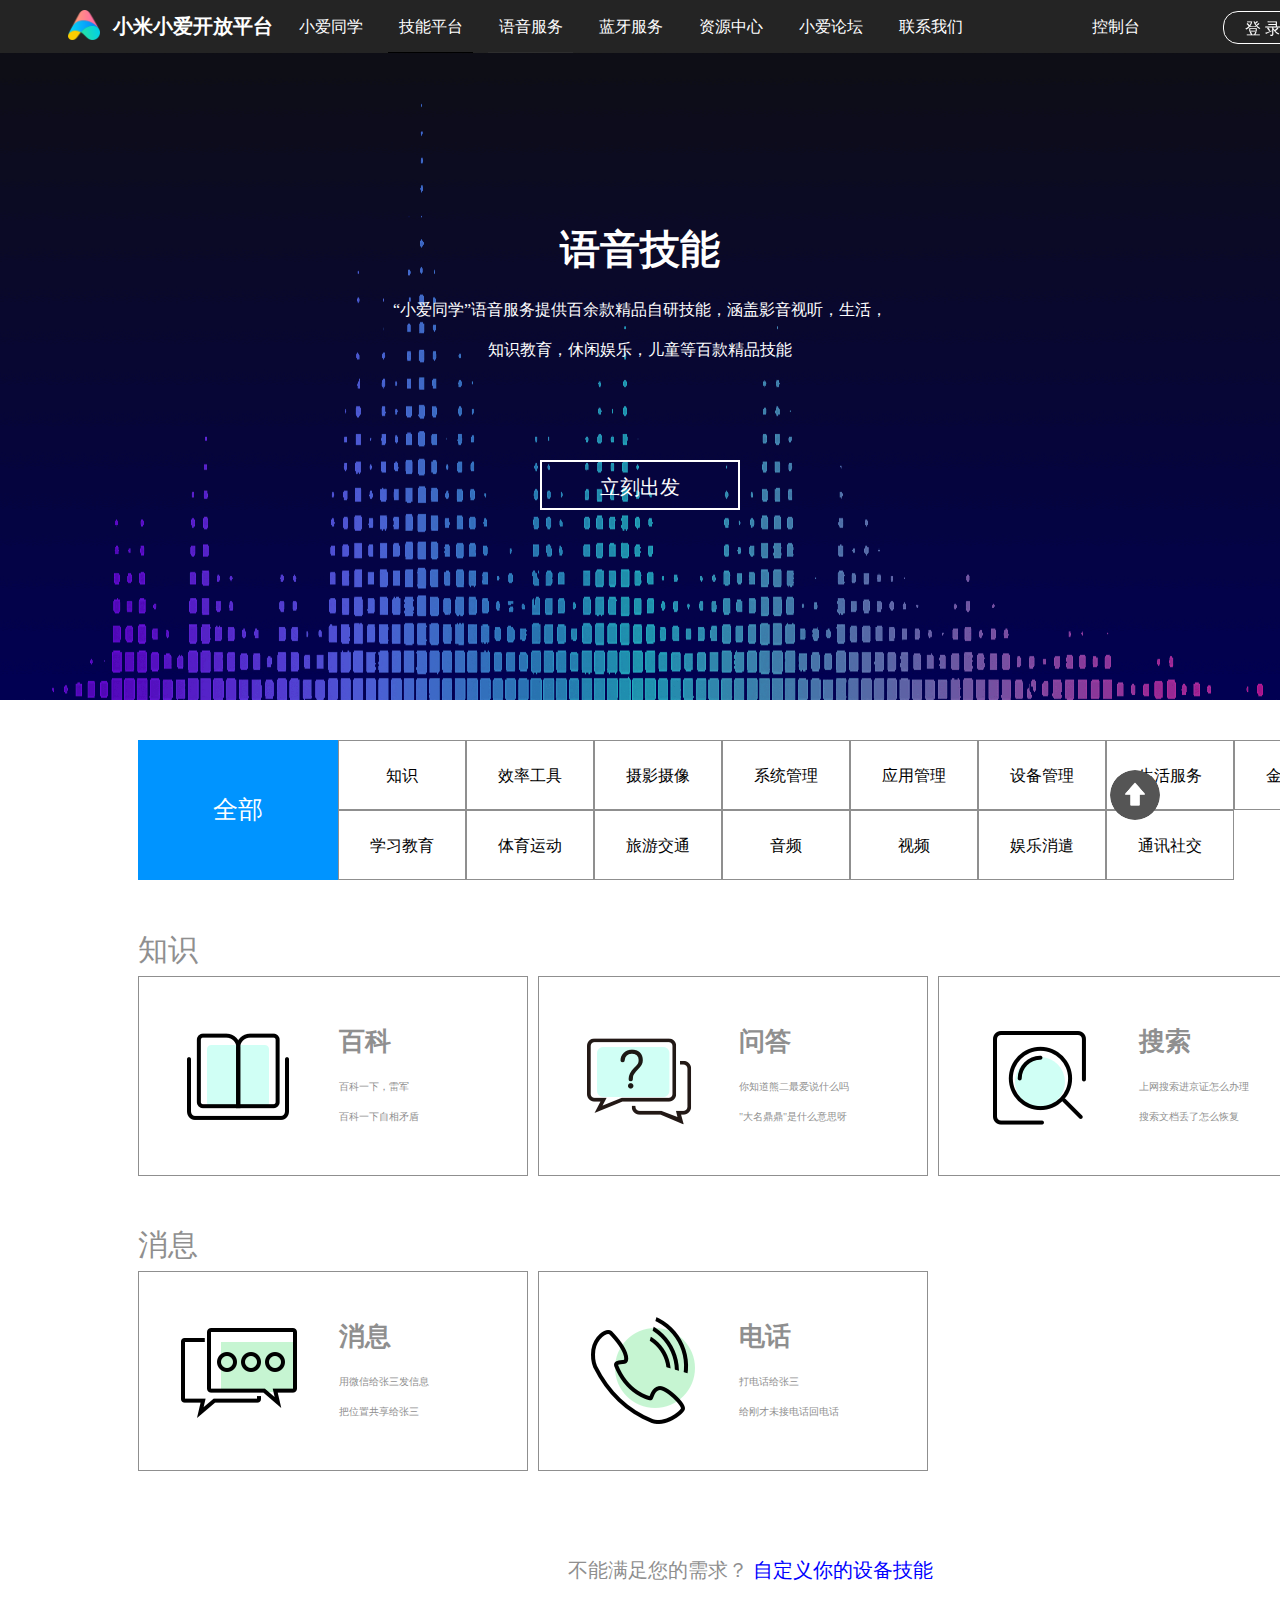
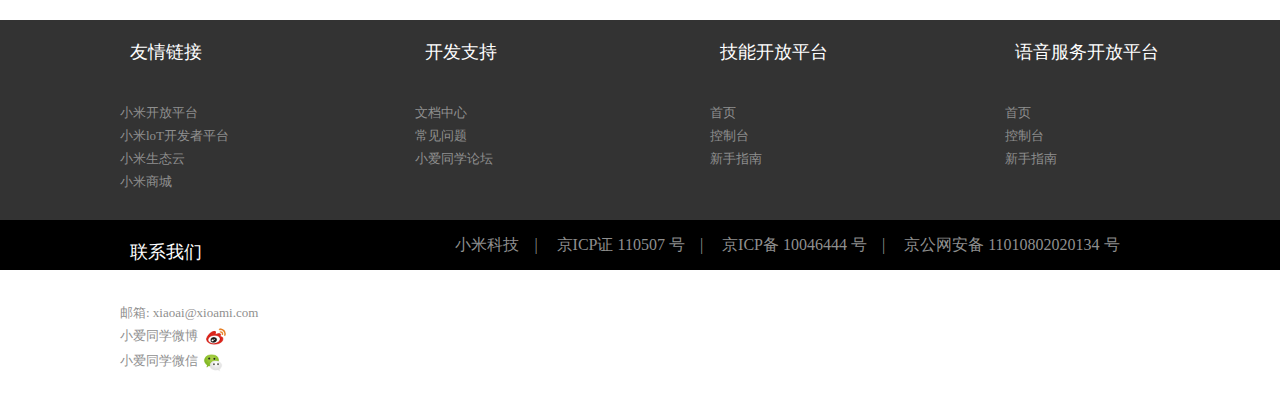
<file: www.mi.com/XiaoAi/XiaoAi.html>
<!DOCTYPE html>
<html lang="en">

<head>
    <meta charset="UTF-8">
    <meta name="viewport" content="width=device-width, initial-scale=1.0">
    <link rel="icon" type="image/x-ico" href="./image/j (4).PNG">
    <link rel="stylesheet" href="./css/XiaoAi.css">
    <title>小米小爱开放平台</title>
</head>

<body>
    <!-- 头部导航 -->
    <header>
        <div class="Top">
            <div class="top_Nav c_1200">
                <a href="#"><img src="./image/j (4).PNG" alt="" height="30">
                    <h1>小米小爱开放平台</h1>
                </a>
                <ul>
                    <a href="#">
                        <li>小爱同学
                        </li>
                    </a>
                    <a href="#">
                        <li>技能平台
                            <ul class="onea">
                                <li>首页</li>
                                <li>控制台</li>
                                <li>新手教程</li>
                            </ul>
                        </li>
                    </a>
                    <a href="#">
                        <li>语音服务
                            <ul class="qwe">
                                <li style="border-bottom: 1px solid rgba(69, 68, 68,.5);">解决方案</li>
                                <li style="padding-left: 50px; border-bottom: 1px solid rgba(69, 68, 68,.5);">全部</li>
                                <li style="border-bottom: 1px solid rgba(69, 68, 68,.5);">开发者</li>
                                <li>智能音箱</li>
                                <li>智能电视</li>
                                <li>控制台</li>
                                <li>智能车载</li>
                                <li>智能穿戴</li>
                                <li>新手教程</li>
                                <li>智能手机</li>
                                <li>儿童设备</li>
                                <li>常见问题</li>
                            </ul>
                        </li>
                    </a>
                    <a href="#">
                        <li>蓝牙服务
                        </li>
                    </a>
                    <a href="#">
                        <li>资源中心</li>
                    </a>
                    <a href="#">
                        <li>小爱论坛</li>
                    </a>
                    <a href="#">
                        <li>联系我们</li>
                    </a>
                </ul>
                <div class="kzt">
                    <a href="#">
                        <span>
                        <p>控制台</p>
                        <p>智能开放</p>
                        <p>语音服务</p>
                    </span>
                    </a>
                    <div class="denglu"><a href="#">
                            <p>登 录</p>
                        </a></div>
                </div>
            </div>
        </div>
        <div class="nav">
            <img src="./image/j (2).PNG" alt="">
            <div class="nav_son">
                <h2>语音技能</h2>
                <p>“小爱同学”语音服务提供百余款精品自研技能，涵盖影音视听，生活，知识教育，休闲娱乐，儿童等百款精品技能</p>
                <div class="button"><a href="">立刻出发</a></div>
            </div>
        </div>
    </header>
    <!-- 主要内容 -->
    <main>
        <a href="#top">
            <div class="fanhui"></div>
        </a>
        <div class="min_nav c_1200">
            <div class="min_left"><a href="" style="color: white;">
                    <p>全部</p>
                </a></div>
            <div class="min_right">
                <ul>
                    <li><a href="">知识</a></li>
                    <li><a href="">效率工具</a></li>
                    <li><a href="">摄影摄像</a></li>
                    <li><a href="">系统管理</a></li>
                    <li><a href="">应用管理</a></li>
                    <li><a href="">设备管理</a></li>
                    <li><a href="">生活服务</a></li>
                    <li><a href="">金融理财</a></li>
                    <li><a href="">学习教育</a></li>
                    <li><a href="">体育运动</a></li>
                    <li><a href="">旅游交通</a></li>
                    <li><a href="">音频</a></li>
                    <li><a href="">视频</a></li>
                    <li><a href="">娱乐消遣</a></li>
                    <li><a href="">通讯社交</a></li>
                </ul>
            </div>
        </div>
        <div class="tool c_1200">
            <p>知识</p>
            <div class="tool_son">
                <img src="./image/j (6).PNG" alt="">
                <h2>百科</h2>
                <span>百科一下，雷军</span><br>
                <span>百科一下自相矛盾</span>
            </div>
            <div class="tool_son">
                <img src="./image/j (7).PNG" alt="">
                <h2>问答</h2>
                <span>你知道熊二最爱说什么吗</span><br>
                <span>"大名鼎鼎"是什么意思呀</span>
            </div>
            <div class="tool_son">
                <img src="./image/j (8).PNG" alt="">
                <h2>搜索</h2>
                <span>上网搜索进京证怎么办理</span><br>
                <span>搜索文档丢了怎么恢复</span>
            </div>
        </div>
        <div class="tool c_1200">
            <p>消息</p>
            <div class="tool_son">
                <img src="./image/j (66).PNG" alt="">
                <h2>消息</h2>
                <span>用微信给张三发信息</span><br>
                <span>把位置共享给张三</span>
            </div>
            <div class="tool_son">
                <img src="./image/j (67).PNG" alt="">
                <h2>电话</h2>
                <span>打电话给张三</span><br>
                <span>给刚才未接电话回电话</span>
            </div>
            <div style="clear: both;"></div>
        </div>
        <div class="zdy c_1200"><span>不能满足您的需求？</span> <a href="">
                <p>自定义你的设备技能</p>
            </a></div>
    </main>
    <!-- 尾部 -->
    <footer>
        <div class="foots">
            <dl>
                <dt>友情链接</dt>
                <dd><a href="#">小米开放平台</a></dd>
                <dd><a href="#">小米loT开发者平台</a></dd>
                <dd><a href="#">小米生态云</a></dd>
                <dd><a href="#">小米商城</a></dd>
            </dl>
            <dl>
                <dt>开发支持</dt>
                <dd><a href="#">文档中心</a></dd>
                <dd><a href="#">常见问题</a></dd>
                <dd><a href="#">小爱同学论坛</a></dd>
            </dl>
            <dl>
                <dt>技能开放平台</dt>
                <dd><a href="#">首页</a></dd>
                <dd><a href="#">控制台</a></dd>
                <dd><a href="#">新手指南</a></dd>
            </dl>
            <dl>
                <dt>语音服务开放平台</dt>
                <dd><a href="#">首页</a></dd>
                <dd><a href="#">控制台</a></dd>
                <dd><a href="#">新手指南</a></dd>
            </dl>
            <dl>
                <dt>联系我们</dt>
                <dd><a href="#">邮箱: xiaoai@xioami.com</a></dd>
                <dd><a href="#">小爱同学微博 <span><img src="./image/j (1).PNG" alt=""></span></a></dd>
                <dd><a href="#">小爱同学微信<span><img src="./image/j (3).PNG" alt=""></span></a></dd>
            </dl>
            <div class="wx">
                <ul>
                    <li><img src="./image/j (69).JPEG" alt=""></li>
                </ul>

            </div>
        </div>
        <div class="foot2">
            <a href="">小米科技</a><span>|</span>
            <a href="">京ICP证 110507 号</a><span>|</span>
            <a href="">京ICP备 10046444 号</a><span>|</span>
            <a href="">京公网安备 11010802020134 号</a>
        </div>
    </footer>
</body>

</html>
</file>
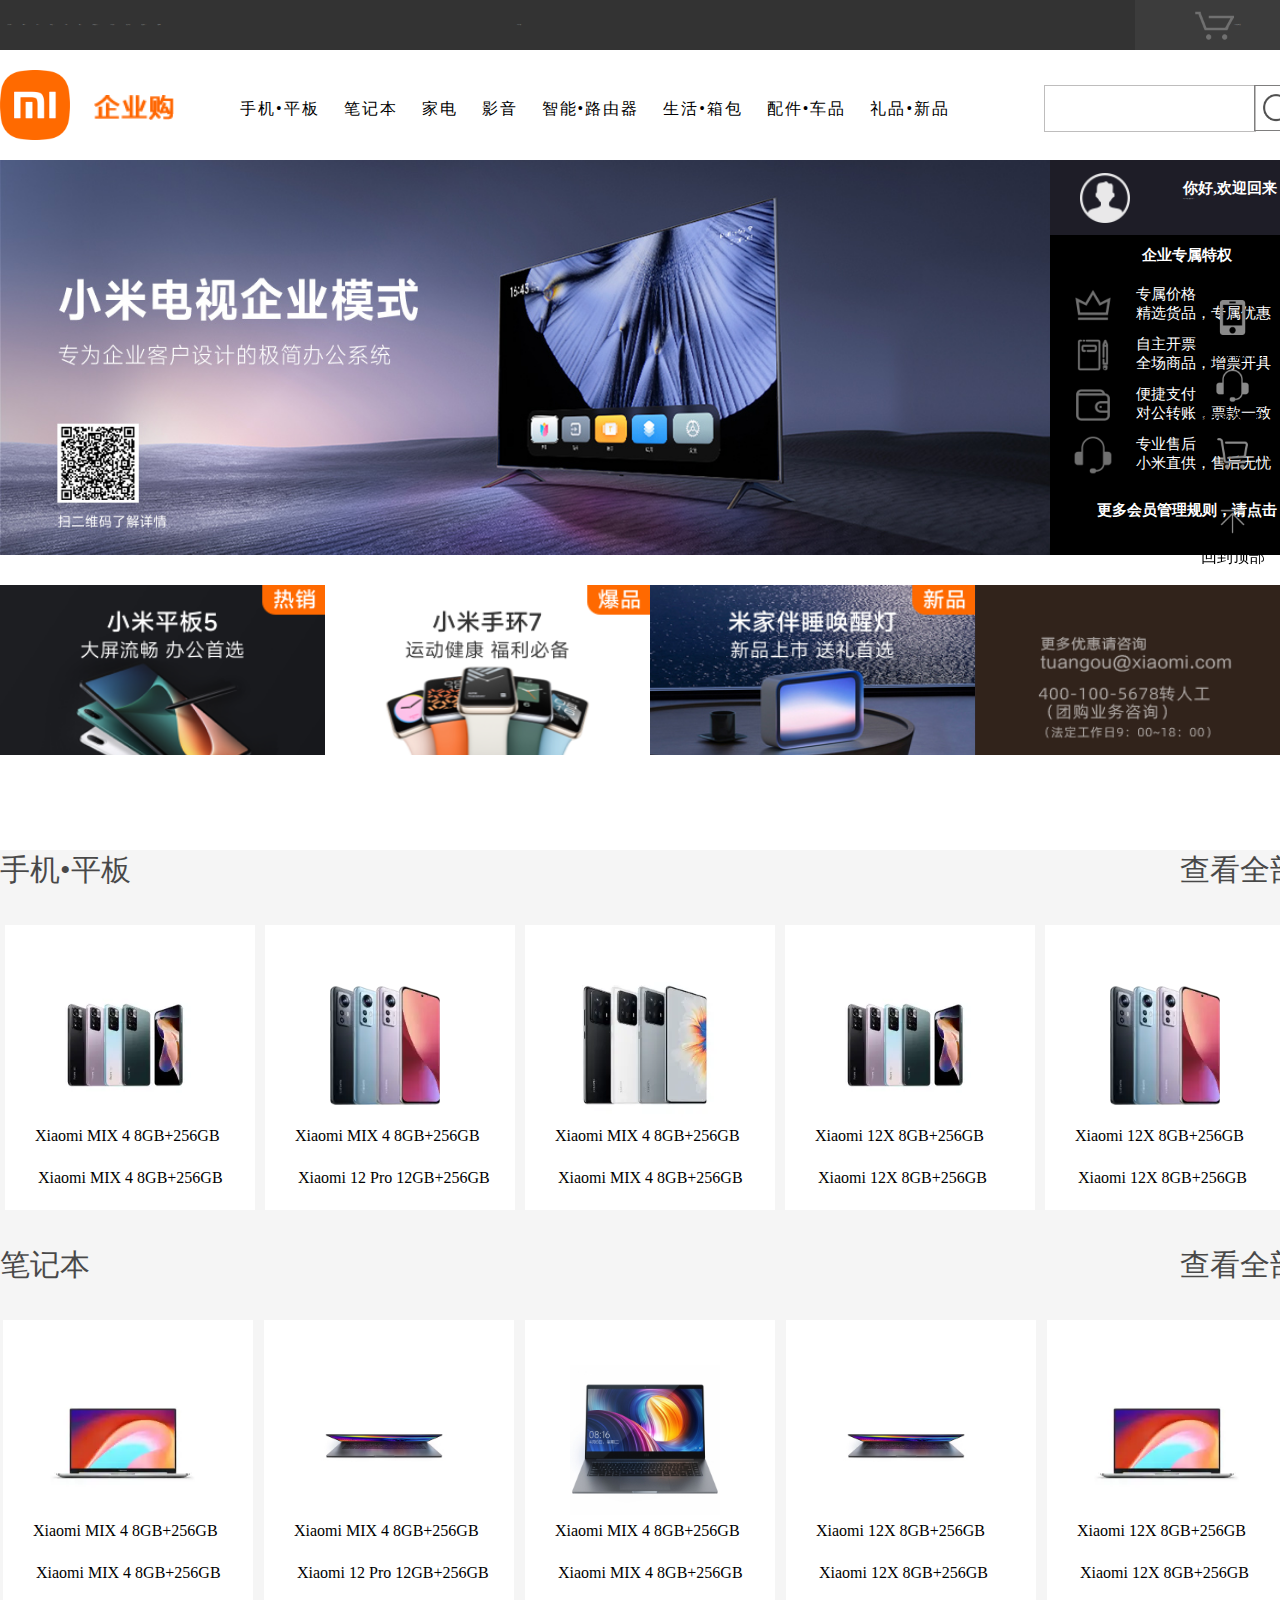
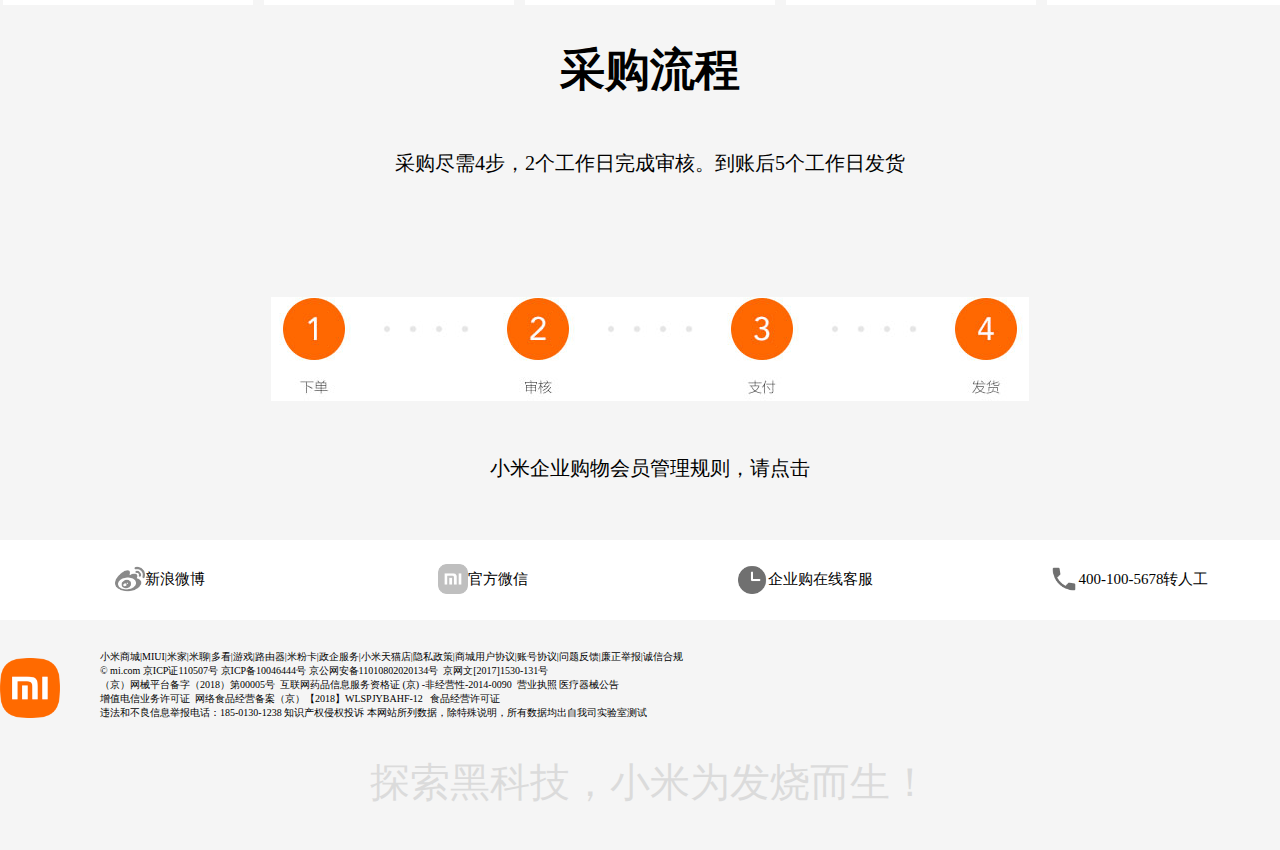
<file: www.mi.com/XiaoMi-Corporate group buying/XiaoMi-Corporate group buying.html>
<!DOCTYPE html>
<html lang="en">

<head>
    <meta charset="UTF-8">
    <meta http-equiv="X-UA-Compatible" content="IE=edge">
    <meta name="viewport" content="width=device-width, initial-scale=1.0">
    <link rel="icon" type="image/x-ico" href="image/s05_logo.png">
    <title>小米企业团购</title>
    <link rel="stylesheet" href="corporate_shopping.css">
</head>

<body>
    <div class="bigbox"></div>
    <div class="box">
        <div class="tou">
            <ul>
                <li><a href="../shop/shop.html">小米商城</a>&nbsp;&nbsp;|</li>
                <li><a href="#">MlUl</a>&nbsp;&nbsp;|</li>
                <li><a href="#">lOT</a>&nbsp;&nbsp;|</li>
                <li><a href="#">云服务</a>&nbsp;&nbsp; |</li>
                <li><a href="#">金融</a>&nbsp;&nbsp;|</li>
                <li><a href="../quality/quality.html">有品</a>&nbsp;&nbsp;|</li>
                <li><a href="#">小爱开放平台</a>&nbsp;&nbsp;|</li>
                <li><a href="#">企业团购</a>&nbsp;&nbsp;|</li>
                <li><a href="#">资质证明</a>&nbsp;&nbsp;|</li>
                <li><a href="#">协议规则</a>&nbsp;&nbsp;|</li>
                <li><a href="#">下载app</a></li>
                <li><a href="../index.html">登录</a>&nbsp;|&nbsp;<a href="../register/register.html">注册</a></li>
                <div><span></span>企业购物车(0)</div>
            </ul>
        </div>
        <div class="hang2">
            <img src="./image/w02.png" alt="" width="70px">
            <img src="image/w22.png" alt="" width="80px">
            <ul>
                <li><a href="#">手机•平板</a></li>
                <li><a href="#">笔记本</a></li>
                <li><a href="#">家电</a></li>
                <li><a href="#">影音</a></li>
                <li><a href="#">智能•路由器</a></li>
                <li><a href="#">生活•箱包</a></li>
                <li><a href="#">配件•车品</a></li>
                <li><a href="#">礼品•新品</a></li>
            </ul>
            <div class="fdj">
                <input type="text">
                <div> <img src="image/w03.png" alt="" width="30px"></div>
            </div>
        </div>
        <div class="hang3">
            <img src="image/w04.jpg" alt="">
            <div class="hang3right">
                <div class="hang3tp2"><img src="./image/w05.png" alt="">
                    <ul>
                        <li>你好,欢迎回来</li>
                        <li>登录企业账户开始采购&nbsp;></li>
                    </ul>
                </div>
                <div class="hang3abc">
                    <ul>
                        <li>企业专属特权</li>
                        <li><span><img src="./image/w06.png" alt=""></span>
                            <div class="a">
                                <p>专属价格</p>
                                <p>精选货品，专属优惠</p>
                            </div>
                        </li>
                        <li><span><img src="./image/w07.png" alt=""></span>
                            <div class="a">
                                <p>自主开票</p>
                                <p>全场商品，增票开具</p>
                            </div>
                        </li>
                        <li><span><img src="./image/w08.png" alt=""></span>
                            <div class="a">
                                <p>便捷支付</p>
                                <p>对公转账，票款一致</p>
                            </div>
                        </li>
                        <li><span><img src="./image/w09.png" alt=""></span>
                            <div class="a">
                                <p>专业售后</p>
                                <p>小米直供，售后无忧</p>
                            </div>
                        </li>
                        <li class="hangdi">更多会员管理规则，请点击</li>
                    </ul>
                </div>
            </div>
        </div>
        <div class="hang4">
            <div><img src="./image/w10.png" alt=""></div>
            <div><img src="./image/w11.png" alt=""></div>
            <div><img src="./image/w12.png" alt=""></div>
            <div><img src="./image/w13.png" alt=""></div>
        </div>
    </div>
    <div class="box2">
        <div class="sj">
            <ul>
                <li>手机•平板</li>
                <li>查看全部</li>
            </ul>
        </div>

        <div class="nn1">
            <div class="n1"><img class="hover-zoom" src="./image/w14.webp" alt="">
                <p class="n22">Xiaomi MIX 4 8GB+256GB</p>
                <p class="n2">Xiaomi MIX 4 8GB+256GB</p>
            </div>
            <div class="n1"><img class="hover-zoom" src="./image/w15.webp" alt="">
                <p class="n22">Xiaomi 12 Pro 12GB+256GB</p>
                <p class="n2">Xiaomi MIX 4 8GB+256GB</p>
            </div>
            <div class="n1"><img class="hover-zoom" src="./image/w16.webp" alt="">
                <p class="n22">Xiaomi MIX 4 8GB+256GB</p>
                <p class="n2">Xiaomi MIX 4 8GB+256GB</p>
            </div>
            <div class="n1"><img class="hover-zoom" src="./image/w17.webp" alt="">
                <p class="n22">Xiaomi 12X 8GB+256GB</p>
                <p class="n2">Xiaomi 12X 8GB+256GB</p>
            </div>
            <div class="n1"><img class="hover-zoom" src="./image/w15.webp" alt="">
                <p class="n22">Xiaomi 12X 8GB+256GB</p>
                <p class="n2">Xiaomi 12X 8GB+256GB</p>
            </div>
        </div>

        <div class="pb">
            <ul>
                <li>笔记本</li>
                <li>查看全部</li>
            </ul>
        </div>

        <div class="bjb">
            <div class="bjb1"><img class="hover-zoom" src="./image/w18.webp" alt="">
                <p class="n22">Xiaomi MIX 4 8GB+256GB</p>
                <p class="n2">Xiaomi MIX 4 8GB+256GB</p>
            </div>
            <div class="bjb1"><img class="hover-zoom" src="./image/w19.jpg" alt="">
                <p class="n22">Xiaomi 12 Pro 12GB+256GB</p>
                <p class="n2">Xiaomi MIX 4 8GB+256GB</p>
            </div>
            <div class="bjb1"><img class="hover-zoom" src="./image/w20.jpg" alt="">
                <p class="n22">Xiaomi MIX 4 8GB+256GB</p>
                <p class="n2">Xiaomi MIX 4 8GB+256GB</p>
            </div>
            <div class="bjb1"><img class="hover-zoom" src="./image/w19.jpg" alt="">
                <p class="n22">Xiaomi 12X 8GB+256GB</p>
                <p class="n2">Xiaomi 12X 8GB+256GB</p>
            </div>
            <div class="bjb1"><img class="hover-zoom" src="./image/w18.webp" alt="">
                <p class="n22">Xiaomi 12X 8GB+256GB</p>
                <p class="n2">Xiaomi 12X 8GB+256GB</p>
            </div>
        </div>
        <div class="dibu">
            <h1>采购流程</h1>
            <p>采购尽需4步，2个工作日完成审核。到账后5个工作日发货</p>
            <img src="./image/w21.jpg" alt="">
            <p>小米企业购物会员管理规则，请点击</p>
        </div>
        <div class="aaa">
            <ul>
                <li>
                    <div><img src="./image/w29.png" alt="">新浪微博</div>
                </li>
                <li>
                    <div><img src="./image/w30.png" alt="">官方微信</div>
                </li>
                <li>
                    <div><img src="./image/w26.png" alt="">企业购在线客服<div>
                </li>
                <li>
                    <div><img src="./image/w24.png" alt="">400-100-5678转人工<div>
                </li>
            </ul>
        </div>
        <div class="xiaom">
            <div><img src="./image/w02.png" alt=""></div>
            <div class="xiaom2">
                <p>小米商城|MIUI|米家|米聊|多看|游戏|路由器|米粉卡|政企服务|小米天猫店|隐私政策|商城用户协议|账号协议|问题反馈|廉正举报|诚信合规</p>
                <p>© mi.com 京ICP证110507号 京ICP备10046444号 京公网安备11010802020134号 京网文[2017]1530-131号</p>
                <p>（京）网械平台备字（2018）第00005号 互联网药品信息服务资格证 (京) -非经营性-2014-0090 营业执照 医疗器械公告</p>
                <p>增值电信业务许可证  网络食品经营备案（京）【2018】WLSPJYBAHF-12   食品经营许可证</p>
                <p>违法和不良信息举报电话：185-0130-1238 知识产权侵权投诉 本网站所列数据，除特殊说明，所有数据均出自我司实验室测试</p>
            </div>
            <div class="asdd">探索黑科技，小米为发烧而生！</div>
        </div>
    </div>
    <div class="ccc">
        <div><img src="./image/w27.png" alt="">
            <span>官方微信</span>
        </div>
        <div><img src="./image/w23.png" alt="">
            <span>团购客服</span>
        </div>
        <div><img src="./image/w28.png" alt="">
            <span>购物车</span>
        </div>
        <div><a href="" style="text-decoration: none; color: black;"><img src="./image/w25.png" alt="" >
            <span>回到顶部</span></a>
        </div>
    </div>
   
</body>

</html>
</file>
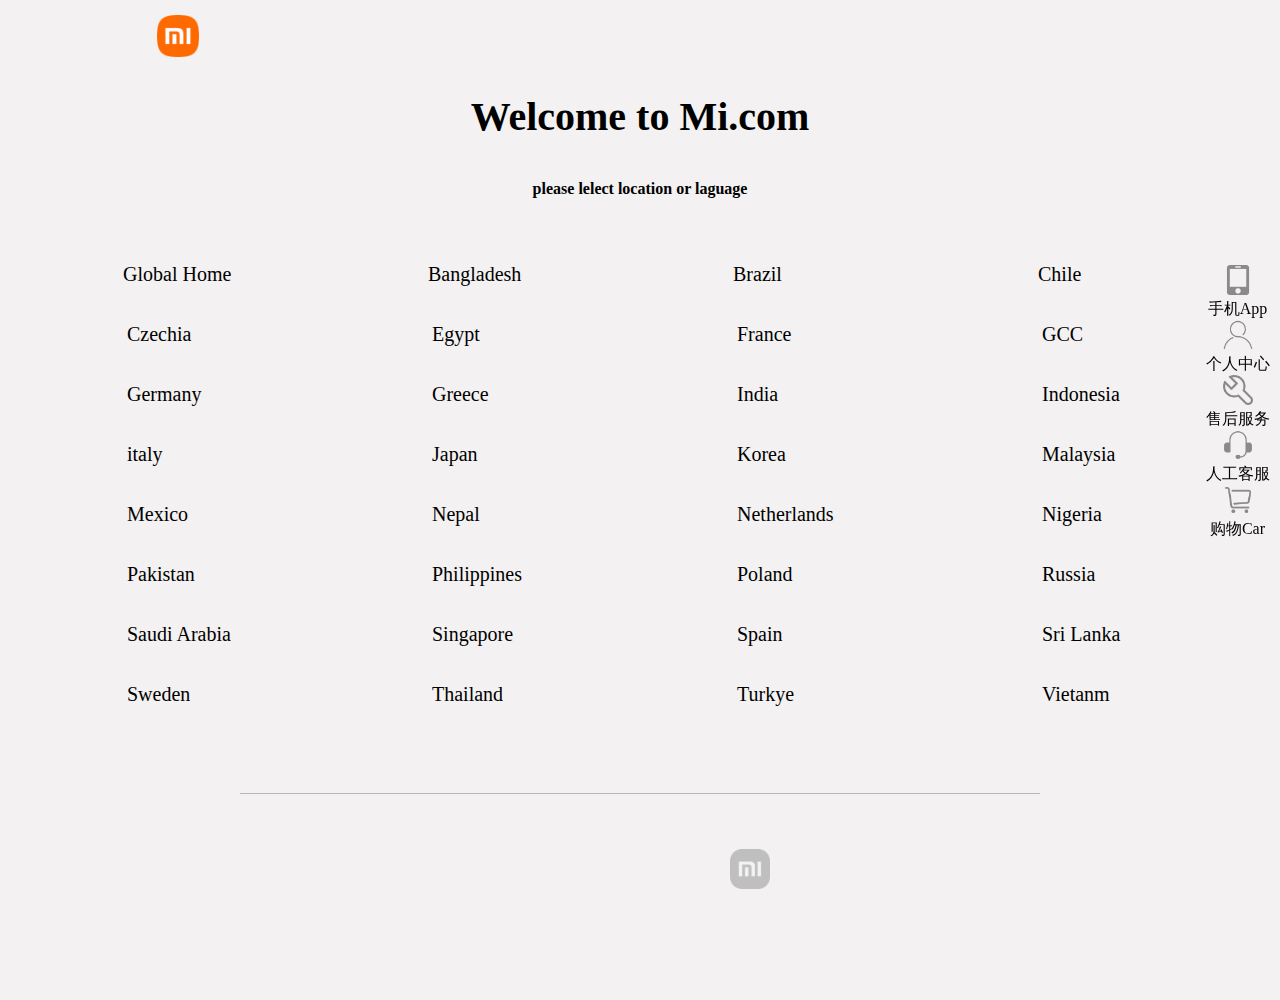
<file: www.mi.com/XiaoMi-Location/XiaoMi-Location.html>
<!DOCTYPE html>
<html lang="en">

<head>
    <meta charset="UTF-8">
    <meta http-equiv="X-UA-Compatible" content="IE=edge">
    <meta name="viewport" content="width=device-width, initial-scale=1.0">
    <title>Location</title>
    <link rel="icon" type="image/x-ico" href="image/s05_logo.png">
    <link rel="stylesheet" href="XiaoMi-Location.css">
</head>

<body>
    <!-- 固定定位右边导航栏 -->
    <div class="dingwei">
        <div><img src="./image/w27.png" alt="">
            <span>手机App</span>
        </div>
        <div><img src="./image/w31.png" alt="">
            <span>个人中心</span>
        </div>
        <div><img src="./image/w32.png" alt="">
            <span>售后服务</span>
        </div>
        <div><img src="./image/w23.png" alt="">
            <span>人工客服</span>
        </div>
        <div><img src="./image/w28.png" alt="">
            <span>购物Car</span>
        </div>
    </div>
    <!-- 整体大盒子 -->
    <div class="bigbox">
        <div class="head">
            <img src="./image/w02.png" alt="">
        </div>
        <!-- 第二行中间大字 -->
        <ul class="headxia">
            <li>Welcome to Mi.com</li>
            <li>please lelect location or laguage</li>
        </ul>
        <!-- 第三行单词 -->
        <div class="danci">
            <ul class="a">
                <li>Global Home</li>
                <li>Bangladesh</li>
                <li>Brazil</li>
                <li>Chile</li>
            </ul>
            <ul class="b">
                <li>Czechia</li>
                <li>Egypt</li>
                <li>France</li>
                <li>GCC</li>
            </ul>
            <ul class="c">
                <li>Germany</li>
                <li>Greece</li>
                <li>India</li>
                <li>Indonesia</li>
            </ul>
            <ul class="d">
                <li>italy</li>
                <li>Japan</li>
                <li>Korea</li>
                <li>Malaysia</li>
            </ul>
            <ul class="e">
                <li>Mexico</li>
                <li>Nepal</li>
                <li>Netherlands</li>
                <li>Nigeria</li>
            </ul>
            <ul class="f">
                <li>Pakistan</li>
                <li>Philippines</li>
                <li>Poland</li>
                <li>Russia</li>
            </ul>
            <ul class="g">
                <li>Saudi Arabia</li>
                <li>Singapore</li>
                <li>Spain</li>
                <li>Sri Lanka</li>
            </ul>
            <ul class="h">
                <li>Sweden</li>
                <li>Thailand</li>
                <li>Turkye</li>
                <li>Vietanm</li>
            </ul>
        </div>
        <div class="dibu"></div>
        <div class="tupian"><img src="./image/w30.png" alt="" width="40px"></div>
    </div>


</body>

</html>
</file>
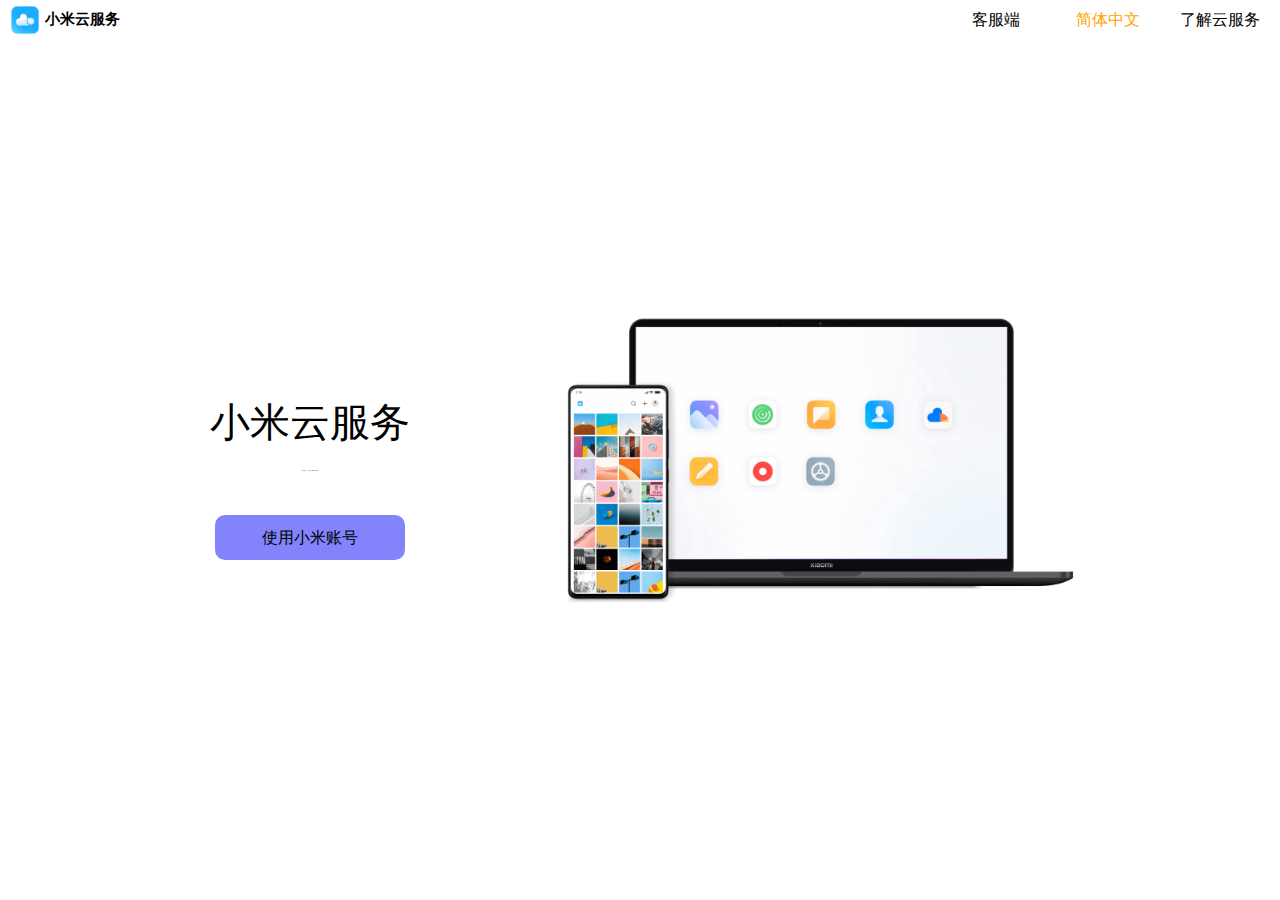
<file: www.mi.com/XiaoMi-yunfuwu/XiaoMi-yunfuwu.html>
<!DOCTYPE html>
<html lang="en">

<head>
    <meta charset="UTF-8">
    <meta http-equiv="X-UA-Compatible" content="IE=edge">
    <meta name="viewport" content="width=device-width, initial-scale=1.0">
    <title>Document</title>
    <link rel="stylesheet" href="yunfuwu.css">
</head>

<body>
    <div class="head">
        <div><img src="image/w2.png" alt=""></div>
        <div class="cl">小米云服务</div>
        <ul class="lb">
            <li>客服端</li>
            <li>简体中文
                <ul class="lb2">
                    <li>中文简体</li>
                    <li>English</li>
                    <li>123</li>
                    <li>456</li>
                    <li>789</li>
                </ul>
            </li>
            <li>了解云服务</li>
        </ul>
    </div>
    <div class="box">
        <div class="right">
            <div class="right1">小米云服务</div>
            <span>随时随地，管理你的所有设备和数据</span><br>
            <div class="xia">使用小米账号</div>
        </div>
        <div class="tp"><img src="image/w3.png" alt="" width="600px">
        </div>
    </div>
</body>
</html>
</file>
<file: www.mi.com/asteridae/asteridae.css>
* {
    margin: 0;
    padding: 0;
    list-style: none;
    margin: 0 auto;

}

.box {
    width: 1519px;
    height: 1000px;
    background-color: rgb(243, 241, 241);
}

.hang {
    width: 1519px;
    height: 76px;
    background-color: white;
    opacity: 1;
    position: relative;
    position: fixed;
    top: 0;
    left: 0;
    z-index: 100;
}

.hang img {
    width: 145px;
    height: 55px;
    margin-top: 10px;
    margin-left: 220px;
}

.hang ul {
    height: 76px;
    /* background-color: aqua; */
    float: right;
    margin-right: 255px;
}

.hang ul li {
    display: inline-block;
    font-size: 16px;
    line-height: 76px;
    padding-left: 30px;
    cursor: pointer;
}

.hang ul li:nth-child(1) {
    font-weight: bolder;
}

.hang ul li:hover {
    color: orange;
}

.tupian1 {
    width: 1519px;
    height: 448px;

}

.tupian1 img {
    margin-top: 65px;
    width: 100%;
    height: 448px;
}

.tupian1wz p {
    text-align: center;
    font-size: 55px;
    color: white;
}

.tupian1wz p:nth-child(1) {
    margin-top: -230px;
}

.wenzi {
    text-indent: 2em;
    font-size: 18px;
    width: 800px;
    /* border: 1px solid black; */
    margin-top: 250px;
}

.box2 {
    width: 100%;
    height: 1000px;
    /* background-color: brown; */
    margin-top: 130px;
}

.hh {
    width: 100%;
    height: 40px;
    /* background-color: aqua; */
}

.hh h1 {
    font-size: 35px;
    letter-spacing: 2px;
    text-align: center;
}

.tpkuai {
    margin-top: 50px;
    width: 1005px;
    height: 505px;
    /* background-color: aqua; */
    position: relative;
    overflow: hidden;

}

.tpkuai img {
    width: 500px;
    height: 250px;
    float: left;
}

.tpkuai .a:nth-child(1) {
    float: left;
}

.tpkuai .b:nth-child(2) {
    float: right;

}

.tpkuai .c:nth-child(3) {
    float: left;
    margin-top: 5px;
}

.tpkuai .d:nth-child(4) {
    float: right;
    margin-top: 5px;
}

.a {
    width: 500px;
    height: 250px;
    /* background-color: red; */
    margin-left: 0px;
    position: relative;
}

.a1 {
    font-size: 20px;
    position: absolute;
    top: 30px;
    left: 30px;
}

.a1 p {
    width: 120px;
    height: 40px;
    text-align: center;
    line-height: 40px;
    border-radius: 45px;
    background-color: rgb(10, 10, 254);
    color: white;
    margin-left: 0px;
}

.a1 p:hover {
    color: black;
}

.b1 {
    font-size: 20px;
    position: absolute;
    top: 30px;
    right: 110px;
}

.b1 p {
    width: 120px;
    height: 40px;
    text-align: center;
    line-height: 40px;
    border-radius: 45px;
    background-color: rgb(10, 10, 254);
    color: white;
    margin-left: 0px;
}

.b1 p:hover {
    color: black;
}

.c1 {
    font-size: 20px;
    position: absolute;
    top: 285px;
    left: 33px;

}

.c1 p {
    width: 120px;
    height: 40px;
    text-align: center;
    line-height: 40px;
    border-radius: 45px;
    background-color: rgb(10, 10, 254);
    color: white;
    margin-left: 0px;
}

.c1 p:hover {
    color: black;
}


.d1 {
    font-size: 20px;
    position: absolute;
    top: 285px;
    right: 87px;

}

.d1 p {
    width: 120px;
    height: 40px;
    text-align: center;
    line-height: 40px;
    border-radius: 45px;
    background-color: rgb(10, 10, 254);
    color: white;
    margin-left: 0px;
}

.d1 p:hover {
    color: black;
}


.box3 {
    width: 1000px;
    height: 250px;
    /* background-color: aquamarine; */
    margin-top: 45px;
    position: relative;
    /* overflow: hidden;  */
}

.box3 img {
    width: 80px;
    height: 80px;
    /* float: left; */
    /* padding-left: 145px;
    padding-top: 30px; */
}

.qq {
    width: 260px;
    height: 250px;
    /* background-color: pink; */
    position: absolute;
    top: 0;
    left: 0;
}

.qq img {
    margin-top: 40px;
    margin-left: 90px;

}

.qq span {
    display: inline-block;
    margin-top: 20px;
    margin-left: 65px;
}


.ww {
    width: 260px;
    height: 250px;
    /* background-color: blue; */
    position: absolute;
    top: 0;
    left: 250px;
}

.ww img {
    margin-top: 40px;
    margin-left: 90px;

}

.ww span {
    display: inline-block;
    margin-top: 19px;
    margin-left: 78px;
}

.ee {
    width: 260px;
    height: 250px;
    /* background-color: pink; */
    position: absolute;
    top: 0;
    left: 500px;
}

.ee img {
    margin-top: 40px;
    margin-left: 90px;

}

.ee span {
    display: inline-block;
    margin-top: 19px;
    margin-left: 78px;
}

.rr {
    width: 260px;
    height: 250px;
    /* background-color: blue; */
    position: absolute;
    top: 0;
    left: 750px;
}

.rr img {
    margin-top: 40px;
    margin-left: 90px;

}

.rr span {
    display: inline-block;
    margin-top: 19px;
    margin-left: 78px;
}

.box4 {
    margin-top: 50px;
    width: 1040px;
    height: 400px;
    /* background-color: palegreen; */
}

.box4 h1 {
    text-align: center;

}

.box4 img {
    margin-top: 30px;
    width: 200px;
    height: 90px;
    float: left;
}

.box4 .m img {
    margin-left: 10px;
}

.box4 .mm img {
    margin-left: 10px;
}

.box4 .nn img {
    margin-left: 10px;
}

.box4 .nnn img {
    margin-left: 10px;
}

.box4 .l img {
    margin-left: 10px;
}

.box4 .ll img {
    margin-left: 10px;
}

.box4 .k img {
    margin-left: 10px;
}

.box4 .kk img {
    margin-left: 10px;
}


/* 底部 */
.db {
    width: 1519px;
    height: 600px;
    background-color: rgb(29, 28, 28);
    position: relative;
}

.dbleft {
    width: 1000px;
    height: 500px;
    position: absolute;
    top: 100px;
    left: 0;
}

.db .v {
    margin-left: 245px;
    color: white;
    font-size: 1px;
}

.v li:nth-child(1) {
    font-size: 40px;
}

.v li:nth-child(3) {
    font-size: 50px;
    margin-top: 45px;
}

.v1 {
    width: 80px;
    height: 5px;
    background-color: white;
    position: absolute;
    top: 60px;
    left: 245px;
}

.v li:nth-child(5) {
    margin-top: 55px;
}

.v li:nth-child(6) {
    margin-top: 65px;
}

.dbright {
    width: 500px;
    height: 400px;
    position: absolute;
    top: 150px;
    right: 40px;
    overflow: hidden;
}

.dbright img {
    width: 90px;
    height: 90px;
}

.dbright .t {
    float: left;
    margin-top: 50px;
}

.dbright .tt {
    float: left;
    margin-top: 50px;
    margin-left: 50px;
}


.dbright li {
    color: white;
    display: inline-block;
}

.dbright p {
    color: white;
    margin-right: 10px;
    margin-top: 20px;
}
</file>
<file: www.mi.com/officialWeb/officialWeb.css>
* {
    margin: 0;
    padding: 0;
    list-style: none;
}

.container {
    width: 1519px;
    position: relative;
}

.container>div:nth-child(1) {
    position: absolute;
    width: 1519px;
    height: 80px;
    background-color: aliceblue;
    z-index: 999;
    opacity: 0.5;
}

header {
    width: 1519px;
    position: fixed;
    top: 0;
    left: 0;
    height: 80px;
    background-color: black;
    opacity: 0.9;
    z-index: 666;
}

header>ul:nth-child(1) {
    height: 80px;
    text-align: center;
    width: 1200px;
    margin-left: 115px;
    display: inline-block;
}

header>ul:nth-child(1) li {
    display: inline-block;
    height: 80px;
    line-height: 80px;
    padding: 0 18px;
    opacity: 0.9;
}

header>ul:nth-child(1) li a {
    text-decoration: none;
    color: #ffffff;
    font-size: 13px;
    cursor: pointer;
    font-weight: bold;
}

header>ul:nth-child(1) li:nth-child(2) a {
    color: #ff6900;
}

header>ul:nth-child(1) li a:hover {
    color: #ff6900;
}

header>ul:nth-child(1) li:nth-child(1) {
    position: absolute;
    left: 0;
    top: 50%;
    margin-top: -25px;
    cursor: pointer;
}

header>ul:nth-child(1) li:nth-child(1):hover {
    scale: 1.2;
}

header>ul:nth-child(2) {
    height: 80px;
    text-align: center;
    width: 150px;
    display: inline-block;
    margin-left: 30px;
}

header>ul:nth-child(2) li {
    display: inline-block;
    height: 80px;
    line-height: 80px;
}

header>ul:nth-child(2) li a {
    text-decoration: none;
    color: white;
    font-size: 14px;
    padding: 0 12px;
    cursor: pointer;
    font-weight: bold;
}

header>ul:nth-child(2) li a:hover {
    color: #ff6900;
}

header>ul:nth-child(2) li:nth-child(2) a:hover {
    color: white;
    cursor: auto;
}

.container section {
    width: 1519px;
    height: 640px;
    position: absolute;
    overflow: hidden;
}

.container section ul:nth-child(1) li img {
    width: 1519px;
    height: 640px;
}

.container section:nth-of-type(1) ul {
    width: 300%;
    animation: carousel 10s linear infinite;
}

.container section:nth-of-type(2) ul {
    width: 300%;
    animation: carousel 12s linear .5s infinite;
}

.container section:nth-of-type(3) ul {
    width: 300%;
    animation: carousel 11s linear 1s infinite;
}

.container section:nth-of-type(4) ul {
    width: 300%;
    animation: carousel 10s linear infinite;
}

.container section ul:nth-child(1) li {
    width: 33.3%;
    float: left;
}

.container section:nth-of-type(1) {
    top: 80px;
    z-index: 555;
}

.container section:nth-of-type(2) {
    top: 730px;
}

.container section:nth-of-type(3) {
    top: 1380px;
}

.container section:nth-of-type(4) {
    top: 2025px;
}

.container section:nth-of-type(5) {
    top: 2670px;
}

.container section:nth-of-type(5) img {
    width: 1519px;
    height: 640px;
}

.container section:nth-of-type(6) {
    top: 3320px;
}

.container section:nth-of-type(6) div {
    position: absolute;
    top: 0;
    width: 759.5px;
    height: 420px;
    box-sizing: border-box;
}

.container section:nth-of-type(6) div:nth-child(1) {
    left: 0;
    background: url(image/s14.jpg) no-repeat;
    background-size: contain;
}

.container section:nth-of-type(6) div:nth-child(2) {
    left: 759px;
    background: url(image/s15.jpg) no-repeat;
    background-size: contain;
}

.container section:nth-of-type(7) {
    top: 3820px;
}

.container section:nth-of-type(7) dl {
    padding: 10px;
    position: absolute;
    left: 160px;
    height: 300px;
}

.container section:nth-of-type(7) dl dt {
    color: black;
    font-size: 18px;
    margin-bottom: 20px;
    letter-spacing: 3px;
    cursor: pointer;
}

.container section:nth-of-type(7) dl dd {
    padding-top: 16px;
    color: rgba(0, 0, 0, 0.7);
    letter-spacing: 1px;
    font-size: 13px;
    cursor: pointer;
}

.container section:nth-of-type(7) dl dd a {
    text-decoration: none;
    color: rgba(0, 0, 0, 0.7);
}

.container section:nth-of-type(7) dl dd a:hover {
    color: #ff6900;
}

.container section:nth-of-type(7) dl:nth-child(1) {
    left: 210px;
}

.container section:nth-of-type(7) dl:nth-child(2) {
    left: 400px;
}

.container section:nth-of-type(7) dl:nth-child(3) {
    left: 600px;
}

.container section:nth-of-type(7) dl:nth-child(4) {
    left: 790px;
}

.container section:nth-of-type(7) dl:nth-child(5) {
    left: 970px;
}

.container section:nth-of-type(7)>div {
    position: absolute;
    width: 290px;
    height: 120px;
    right: 0;
    top: 0;
    border-left: 2px solid rgba(0, 0, 0, 0.1);
}

.container section:nth-of-type(7)>div {
    text-align: center;
}

.container section:nth-of-type(7)>div p:nth-child(1) {
    color: #ff6900;
    font-size: 28px;
    opacity: 0.9;
}

.container section:nth-of-type(7)>div p:nth-child(2) {
    color: rgba(0, 0, 0, 0.7);
}

.container section:nth-of-type(7)>div h3 {
    width: 130px;
    height: 40px;
    border: 1px solid #ff6900;
    display: inline-block;
    line-height: 40px;
    margin-top: 5px;
    color: #ff6900;
    font-weight: 500;
    vertical-align: middle;
    cursor: pointer;
    border-radius: 10px;
    font-size: 15px;
}

.container section:nth-of-type(7)>div h3 span {
    width: 27px;
    height: 27px;
    background: url(image/s33.png) no-repeat;
    background-size: cover;
    vertical-align: middle;
    display: inline-block;
    color: black;
}

.container section:nth-of-type(7)>div h3:hover {
    scale: 1.2;
}

footer {
    width: 1519px;
    height: 300px;
    position: absolute;
    overflow: hidden;
    top: 4300px;
    background-color: #fafafa;
}

footer div {
    width: 1300px;
    height: 220px;
    margin: 35px auto;
}

footer div p {
    color: rgba(0, 0, 0, 0.3);
    font-size: 14px;
    padding: 4px
}

footer div p:nth-child(1),
p:nth-child(2) {
    color: black;
    font-size: 15px;
    opacity: 0.6;
}

footer div ul li {
    width: 164px;
    height: 50px;
    display: inline-block;
}

footer div ul li:hover {
    scale: 1.05;
}

footer div:nth-of-type(1) ul li:nth-child(1) img {
    width: 164px;
    height: 50px;
}

footer div:nth-of-type(1) ul li:nth-child(2) img {
    width: 164px;
    height: 50px;
}

footer div:nth-of-type(1) ul li:nth-child(4) img {
    width: 164px;
    height: 50px;
}

footer>img {
    position: absolute;
    left: 20px;
    top: 40px;
    width: 70px;
    height: 70px;
    cursor: pointer;
    transition: all 1s linear 0s;
}

footer>img:hover {
    scale: 0.7;
}

footer div:nth-of-type(2) {
    position: absolute;
    width: 368px;
    height: 30px;
    bottom: -28px;
    left: 50%;
    margin-left: -184px;
}

@keyframes carousel {
    0% {
        transform: translate(0);
    }

    30% {
        transform: translateX(0);
    }

    35% {
        transform: translateX(-33.3%);
    }

    65% {
        transform: translateX(-33.3%);
    }

    70% {
        transform: translateX(-66.6%);
    }

    100% {
        transform: translate(-66.6%);
    }
}

.one {
    position: absolute;
    width: 120px;
    height: 5px;
    left: 46%;

    margin-left: -60px;
    background-color: #b2b2b2;
}

.one>div {
    width: 120px;
    height: 5px;
    background-color: #b2b2b2;
    animation: identifier 3.5s linear 1;
    border-radius: 10%;
    cursor: pointer;
}


.container section:nth-of-type(1) .one {
    top: 600px;
}

.container section:nth-of-type(1) div:nth-of-type(2) {
    left: 54%;
}

.container section:nth-of-type(1) div:nth-of-type(1)>div {
    background-color: #ff6900;
}

.container section:nth-of-type(1) div:nth-of-type(2)>div {
    animation: identifier 3.5s linear 3.4s 1;
}

.container section .left_orient {
    position: absolute;
    left: 30px;
    top: 50%;
    width: 50px;
    height: 50px;
    margin-top: -50px;
    cursor: pointer;
    animation: happy 1s linear 0s infinite;
}
@keyframes happy{
    0%{
        transform: translateY(0);
    }
    25%{
        transform: translateY(-5px);
    }
    50%{
        transform: translateY(0px);
    }
    75%{
        transform: translateY(5px);
    }
    100%{
        transform: translateY(0px);
    }

}
.container section .right_orient {
    position: absolute;
    right: 30px;
    top: 50%;
    width: 50px;
    height: 50px;
    margin-top: -50px;
    cursor: pointer;
    animation: happy 1s linear 0s infinite;
}

.container section:nth-of-type(2) .one {
    top: 600px;
}

.container section:nth-of-type(2) div:nth-of-type(2) {
    left: 54%;
}

.container section:nth-of-type(2) div:nth-of-type(1)>div {
    background-color: #ff6900;
}

.container section:nth-of-type(2) div:nth-of-type(2)>div {
    animation: identifier 3.5s linear 3.4s 1;
}

.container section:nth-of-type(1)>img:nth-of-type(1) {
    position: absolute;
    left: 30px;
    top: 50%;
    width: 50px;
    height: 50px;
    margin-top: -50px;
    cursor: pointer;
}

.container section:nth-of-type(1)>img:nth-of-type(2) {
    position: absolute;
    right: 30px;
    top: 50%;
    width: 50px;
    height: 50px;
    margin-top: -50px;
    cursor: pointer;
}

.container section:nth-of-type(3) .one {
    top: 600px;
}

.container section:nth-of-type(3) div:nth-of-type(2) {
    left: 54%;
}

.container section:nth-of-type(3) div:nth-of-type(1)>div {
    background-color: #ff6900;
}

.container section:nth-of-type(3) div:nth-of-type(2)>div {
    animation: identifier 3.5s linear 3.4s 1;
}

.container section:nth-of-type(4) .one {
    top: 600px;
}

.container section:nth-of-type(4) div:nth-of-type(2) {
    left: 54%;
}

.container section:nth-of-type(4) div:nth-of-type(1)>div {
    background-color: #ff6900;
}

.container section:nth-of-type(4) div:nth-of-type(2)>div {
    animation: identifier 3.5s linear 3.4s 1;
}


@keyframes identifier {
    0% {
        width: 1px;
        background-color: #ff6900;
    }


    100% {
        width: 120px;
        background-color: #ff6900;
    }
}

.container>div:nth-last-of-type(1)>a {
    position: fixed;
    bottom: 5px;
    right: 60px;
    width: 60px;
    height: 90px;
    cursor: pointer;
    z-index: 444;
}
</file>
<file: www.mi.com/quality/qualith.css>
* {
    padding: 0;
    margin: 0;
    list-style: none;
    text-decoration: none;
}

.container {
    width: 1519px;
    height: 3150px;
    position: relative;
}

header {
    height: 50px;
    width: 1519px;
    background-color: #333333;
}

header ul {
    width: 1080px;
    height: 50px;
    margin: 0 auto;
    text-align: right;
}

header ul li {
    display: inline-block;
    height: 50px;
    line-height: 50px;
    padding: 0 5px;
    color: white;
    font-size: 14px;
    opacity: 0.9;
}

header ul li a {
    text-decoration: none;
    color: white;
}

header ul li a:hover {
    color: #fb7213;
}

header ul li:nth-child(6) a span {
    width: 30px;
    height: 30px;
    background: url(image/s35.png) no-repeat;
    background-size: cover;
    vertical-align: middle;
    display: inline-block;
}

header ul li:nth-child(9) a span {
    width: 4px;
    height: 4px;
    background: url(image/s36.png) no-repeat;
    background-size: cover;
    vertical-align: middle;
    display: inline-block;
    padding: 5px;
    transition: all .2s linear;
}
header ul li:nth-child(9) a span:hover{
    transform: rotate(180deg);
}

.container section:nth-of-type(1) {
    width: 1080px;
    height: 40px;
    margin: 0 auto;
    position: relative;
}

.container section:nth-of-type(1) .header_broadcast {
    width: 80px;
    font-size: 13px;
    height: 40px;
    color: #9f8052;
    line-height: 40px;
    box-sizing: border-box;
    position: absolute;
}

.container section:nth-of-type(1) .header_broadcast>div span {
    width: 20px;
    height: 20px;
    background: url(image/s38.png) no-repeat;
    background-size: cover;
    vertical-align: middle;
    display: inline-block;
    box-sizing: border-box;
}

.container section:nth-of-type(1)>div:nth-of-type(2) {
    box-sizing: border-box;
    width: 1000px;
    height: 40px;
    left: 80px;
    float: left;
    overflow: hidden;
    margin-left: 80px;
}

.container section:nth-of-type(1)>div ul {
    animation: broadcast_caset 25s linear 0s infinite;
    width: 2200px;
    float: left;
    margin-left: 80px;
}

.container section:nth-of-type(1) ul li {
    line-height: 40px;
    width: 1000px;
    height: 40px;
    float: left;
    box-sizing: border-box;
}

.container section:nth-of-type(1) ul li a {
    font-size: 13px;
    color: #9f8052;
    box-sizing: border-box;
}

.container section:nth-of-type(2) {
    width: 1080px;
    height: 455px;
    margin: 0 auto;
}

.container section:nth-of-type(2) div {
    box-sizing: border-box;
}

.container section:nth-of-type(2) .header_content {
    height: 60px;
    width: 1080px;
    position: relative;
}

.container section:nth-of-type(2) .header_content img:nth-of-type(1) {
    position: absolute;
    width: 120px;
    height: 40px;
    left: 0;
    top: 50%;
    margin-top: -20px;
}

.container section:nth-of-type(2) .header_content img:nth-of-type(2) {
    position: absolute;
    width: 30px;
    height: 30px;
    right: 315px;
    top: 50%;
    margin-top: -15px;
    cursor: pointer;
}
@keyframes swing{
    0%{
        transform: translateX(0px);
    }
    25%{
        transform: translateX(5px);
    }
    50%{
        transform: translateX(0px);
    }
    75%{
        transform: translateX(-5px);
    }
    100%{
        transform: translateX(0px);
    }
}
.container section:nth-of-type(2) .header_content img:nth-of-type(3) {
    position: absolute;
    width: 25px;
    height: 25px;
    right: 10px;
    top: 50%;
    margin-top: -12.5px;
    cursor: pointer;
    animation: swing  2s linear infinite;
}

.container section:nth-of-type(2) .header_content input {
    position: absolute;
    right: 60px;
    top: 50%;
    margin-top: -18px;
    height: 36px;
    width: 250px;
    padding-left: 40px;
    opacity: 0.5;
    font-size: 16px;
    border: none;
}

.container section:nth-of-type(2) .header_content input {
    border-bottom: 1px solid black;
    opacity: 0.5;
}

.container section:nth-of-type(2) .header_content>ul {
    width: 400px;
    margin-left: 240px;
    font-size: 18px;
    color: #787878;
    display: inline-block;
}

.container section:nth-of-type(2) .header_content>ul li {
    display: inline-block;
    height: 60px;
    line-height: 60px;
    padding: 0 15px;
}

.container section:nth-of-type(2) .header_content>ul li a {
    color: black;
}

.container section:nth-of-type(2) .header_content>ul li a:hover {
    color: #9f8052;
}

.container section:nth-of-type(2) .middle_content {
    width: 1080px;
    height: 395px;
}

.container section:nth-of-type(2) .middle_content .vertical_nav {
    width: 220px;
    height: 395px;
    float: left;
    background-color: #9f8052;

}

.container section:nth-of-type(2) .middle_content .vertical_nav>ul li {
    width: 200px;
    margin-top: 13.5px;
    margin-left: 25px;
    color: white;
}

.container section:nth-of-type(2) .middle_content .vertical_nav>ul li a {
    color: white;
    font-size: 14px;
}

.container section:nth-of-type(2) .middle_content .vertical_nav>ul li a:hover {
    color: #dfaf7e;
}

.container section:nth-of-type(2) .middle_content .banner_content {
    width: 860px;
    height: 395px;
    float: left;
    position: relative;
    overflow: hidden;
}

.container section:nth-of-type(2) .middle_content .banner_content ul {
    width: 4000px;
    position: absolute;
    left: 0;
    top: 0;
    animation: move 15s linear infinite;
}

.container section:nth-of-type(2) .middle_content .banner_content ul li {
    float: left;
}

.container section:nth-of-type(2) .middle_content .banner_content ul li img {
    width: 860px;
    height: 395px;
}

.container section:nth-of-type(2) .middle_content .banner_content>div {
    width: 34px;
    height: 34px;
    position: absolute;
    top: 50%;
    border-radius: 50%;
    margin-top: -17px;
    background-color: rgba(0, 0, 0, 0.1);
    padding: 4px;
    cursor: pointer;
}

.container section:nth-of-type(2) .middle_content .banner_content>div img {
    width: 26px;
    height: 26px;
}

.container section:nth-of-type(2) .middle_content .banner_content>div:nth-of-type(1) {
    left: 7px;
    animation: happy 1.5s linear 0s infinite;
}

.container section:nth-of-type(2) .middle_content .banner_content>div:nth-of-type(2) {
    right: 7px;
    animation: happy 1.5s linear 0s infinite;
}
@keyframes happy{
    0%{
        transform: translateY(0);
    }
    25%{
        transform: translateY(-5px);
    }
    50%{
        transform: translateY(0px);
    }
    75%{
        transform: translateY(5px);
    }
    100%{
        transform: translateY(0px);
    }

}
.container section:nth-of-type(2) .middle_content .banner_content ol {
    position: absolute;
    width: 200px;
    bottom: 10px;
    left: 50%;
    margin-left: -100px;
    text-align: center;
}

.container section:nth-of-type(2) .middle_content .banner_content ol li {
    width: 15px;
    height: 15px;
    border-radius: 50%;
    border: 1px solid black;
    display: inline-block;
    background-color: gainsboro;
    opacity: 0.5;
    margin: 8px;
    cursor: pointer;
}

.container section:nth-of-type(2) .middle_content .banner_content ol li:nth-child(1) {
    scale: 1.2;
    background-color: white;
    opacity: 0.7;
}

.container section:nth-of-type(2) .five_img {
    width: 1080px;
    height: 190px;
    border-bottom: 1px solid gainsboro;
    text-align: center;
}

.container section:nth-of-type(2) .five_img ul li {
    display: inline-block;
    width: 160px;
    height: 190px;
    margin: auto 24px;
    position: relative;
    opacity: 1;
}

.container section:nth-of-type(2) .five_img ul li img {
    position: absolute;
    width: 114px;
    height: 114px;
    top: 24px;
    left: 50%;
    margin-left: -57px;
}

.container section:nth-of-type(2) .five_img ul li img:hover {
    scale: 1.2;
}

.container section:nth-of-type(2) .five_img ul li p {
    margin-top: 150px;
    font-size: 14px;
    color: black;
}

.container section:nth-of-type(2) .five_img ul li p:hover {
    color: #9f8052;
}

.container section:nth-of-type(2) .xiaomi_raise {
    width: 1080px;
    height: 340px;
    margin-top: 32px;
}

.container section:nth-of-type(2) .xiaomi_raise .title_xiaomi_raise {
    height: 40px;
    position: relative;
}

.container section:nth-of-type(2) .xiaomi_raise .title_xiaomi_raise span:nth-child(1) {
    font-size: 27px;
}

.container section:nth-of-type(2) .xiaomi_raise .title_xiaomi_raise span:nth-child(2) {
    color: rgba(0, 0, 0, 0.5);
    margin-left: 10px;
    font-size: 14px;
}

.container section:nth-of-type(2) .xiaomi_raise .title_xiaomi_raise span:nth-child(3) {
    font-size: 14px;
    margin-left: 720px;
}

.container section:nth-of-type(2) .xiaomi_raise .title_xiaomi_raise span:nth-child(3) a {
    color: rgba(0, 0, 0, 0.5);
}

.container section:nth-of-type(2) .xiaomi_raise .title_xiaomi_raise span:nth-child(4) img {
    position: absolute;
    right: 5px;
    width: 16px;
    height: 16px;
    top: 15px;
    cursor: pointer;
}

.container section:nth-of-type(2) .xiaomi_raise .content_xiaomi_raise {
    margin-top: 28px;
    width: 1080px;
    height: 270px;
}

.container section:nth-of-type(2) .xiaomi_raise .content_xiaomi_raise div {
    box-sizing: border-box;
}

.container section:nth-of-type(2) .xiaomi_raise .content_xiaomi_raise div {
    width: 537px;
    height: 270px;
    float: left;
    position: relative;
    box-sizing: border-box;
    cursor: pointer;
}

.container section:nth-of-type(2) .xiaomi_raise .content_xiaomi_raise>div:hover {
    box-shadow: 3px 3px 10px rgba(0, 0, 0, 0.2);
    scale: 1.02;
}

.container section:nth-of-type(2) .xiaomi_raise .content_xiaomi_raise div:nth-child(2) {
    margin-left: 4px;
}

.container section:nth-of-type(2) .xiaomi_raise .content_xiaomi_raise div:nth-child(1) div:nth-child(1) {
    height: 228px;
    background-color: #f9f3e9;
}

.container section:nth-of-type(2) .xiaomi_raise .content_xiaomi_raise div:nth-child(1) div:nth-child(3) {
    height: 40px;
}

.container section:nth-of-type(2) .xiaomi_raise .content_xiaomi_raise div:nth-child(2) div:nth-child(1) {
    height: 228px;
    background-color: #f8f8f8;
}


.container section:nth-of-type(2) .xiaomi_raise .content_xiaomi_raise div:nth-child(2) div:nth-child(3) {
    height: 40px;
}

.container section:nth-of-type(2) .xiaomi_raise .content_xiaomi_raise div:nth-child(1) img {
    position: absolute;
    width: 230px;
    height: 230px;
    top: 0;
    right: 20px;
}

.container section:nth-of-type(2) .xiaomi_raise .content_xiaomi_raise div:nth-child(1) p:nth-child(1) {
    font-size: 19px;
    margin-top: 20px;
    margin-left: 20px;
}

.container section:nth-of-type(2) .xiaomi_raise .content_xiaomi_raise div:nth-child(1) p:nth-child(2) {
    margin-top: 2px;
    margin-left: 20px;
    margin-top: 5px;
    color: rgba(0, 0, 0, 0.5);
}

.container section:nth-of-type(2) .xiaomi_raise .content_xiaomi_raise div:nth-child(1) p:nth-child(3) {
    margin-top: 2px;
    margin-left: 20px;
    margin-top: 20px;
    color: #a92b31;
    font-size: 14px;
}

.container section:nth-of-type(2) .xiaomi_raise .content_xiaomi_raise div:nth-child(1) p:nth-child(3) span {
    font-size: 19px;
}

.container section:nth-of-type(2) .xiaomi_raise .content_xiaomi_raise div:nth-child(n):nth-child(-n+2) div:nth-child(2) {
    position: absolute;
    height: 4px;
    right: 0;
    bottom: 40px;
}

.container section:nth-of-type(2) .xiaomi_raise .content_xiaomi_raise div:nth-child(2) div:nth-child(2) {
    width: 268px;
    left: 0;
    background-image: linear-gradient(to right, #ffd504, #fcab09);
}

.container section:nth-of-type(2) .xiaomi_raise .content_xiaomi_raise div:nth-child(1) div:nth-child(2) {
    width: 537px;
    right: 0;
    background-image: linear-gradient(to right, #ffd504, red);
}

.container section:nth-of-type(2) .xiaomi_raise .content_xiaomi_raise div:nth-child(n):nth-child(-n+2) div:nth-child(3) p {
    width: 455px;
    height: 40px;
    display: inline-block;
    line-height: 40px;
    margin-left: 20px;
    margin-top: 0;
    font-size: 14px;
    color: #b3a29c;
}

.container section:nth-of-type(2) .xiaomi_raise .content_xiaomi_raise div:nth-child(n):nth-child(-n+2) div:nth-child(3) span {
    color: #a92b31;
    font-size: 17px;
    margin-right: 5px;
}

.container section:nth-of-type(2) .xiaomi_raise .content_xiaomi_raise div:nth-child(n):nth-child(-n+2) div:nth-child(3) p span:nth-child(2) {
    margin-left: 5px;
    background-color: #fecf00;
    color: white;
    padding: 1px 4px;
}

.container section:nth-of-type(2) .pinsecal {
    width: 1080px;
    height: 420px;
    margin-top: 30px;
}

.container section:nth-of-type(2) .pinsecal .title_pinsecal {
    height: 40px;
    position: relative;
}

.container section:nth-of-type(2) .pinsecal .title_pinsecal span:nth-child(1) {
    font-size: 27px;
}

.container section:nth-of-type(2) .pinsecal .title_pinsecal span:nth-child(2)::before {
    content: "";
    width: 17px;
    height: 17px;
    background: url(image/s53.png) no-repeat;
    display: inline-block;
    background-size: cover;
    margin-left: 10px;
    animation: swing .5s linear 0s infinite;

}

.container section:nth-of-type(2) .pinsecal .title_pinsecal span:nth-child(2) {
    font-size: 19px;
    color: #a92112;
}

.container section:nth-of-type(2) .pinsecal .title_pinsecal ul {
    display: inline-block;
    width: 150px;
    height: 20px;
    margin-left: 5px;
}

.container section:nth-of-type(2) .pinsecal .title_pinsecal ul li {
    display: inline-block;
    width: 20px;
    height: 20px;
    text-align: center;
    line-height: 20px;
    padding: 1px 2px;
    color: white;
    background-color: #a92112;
}

.container section:nth-of-type(2) .pinsecal .title_pinsecal ul li:nth-of-type(2) {
    width: 2px;
    height: 2px;
    background-color: white;
    color: #a92112;
}

.container section:nth-of-type(2) .pinsecal .title_pinsecal ul li:nth-of-type(4) {
    background-color: white;
    color: #a92112;
    width: 2px;
    height: 2px;
}

.container section:nth-of-type(2) .pinsecal .title_pinsecal span:nth-of-type(3) {
    font-size: 14px;
    margin-left: 640px;
}

.container section:nth-of-type(2) .pinsecal .title_pinsecal span:nth-of-type(3) a {
    color: rgba(0, 0, 0, 0.5);
}

.container section:nth-of-type(2) .pinsecal .title_pinsecal span:nth-of-type(4) img {
    position: absolute;
    right: 5px;
    width: 16px;
    height: 16px;
    top: 15px;
    cursor: pointer;
}


.container section:nth-of-type(2) .pinsecal .content_pinsecal {
    margin-top: 20px;
    width: 1080px;
    height: 354px;
    position: relative;
}

.container section:nth-of-type(2) .pinsecal .content_pinsecal ul li {
    height: 354px;
    width: 264.5px;
    display: inline-block;
    background-color: #faf6ef;
    position: relative;
    transition: all .5s linear;
    cursor: pointer;
    border-radius: 20px;
    overflow: hidden;
}

.container section:nth-of-type(2) .pinsecal .content_pinsecal ul li:hover {
    transform: translateY(-8px) scale(1.02);
    box-shadow: 5px 5px 10px rgba(0, 0, 0, 0.2),
        -5px -5px 10px rgba(0, 0, 0, 0.2);
}

.container section:nth-of-type(2) .pinsecal .content_pinsecal ul li img {
    position: absolute;
    width: 264px;
    height: 264px;
    left: 0;
    top: 0;
}

.container section:nth-of-type(2) .pinsecal .content_pinsecal ul li p:nth-of-type(1) {
    margin-top: 280px;
    text-align: center;
    font-size: 19px;
}

.container section:nth-of-type(2) .pinsecal .content_pinsecal ul li p:nth-of-type(2) {
    text-align: center;
    margin-top: 10px;
    color: #ab2112;
    font-size: 14px;
}

.container section:nth-of-type(2) .pinsecal .content_pinsecal ul li p:nth-of-type(2) span {
    font-size: 19px;
}

.container section:nth-of-type(2) .pinsecal .content_pinsecal ul li p:nth-of-type(2) del {
    color: black;
    text-decoration: line-through;
    padding-left: 5px;
    font-size: 14px;
}

.container section:nth-of-type(2) .pinsecal .content_pinsecal>div {
    width: 34px;
    height: 34px;
    position: absolute;
    top: 50%;
    border-radius: 50%;
    margin-top: -17px;
    background-color: rgba(255, 255, 255, 0.5);
    padding: 4px;
    cursor: pointer;
}

.container section:nth-of-type(2) .pinsecal .content_pinsecal>div img {
    width: 26px;
    height: 26px;
}

.container section:nth-of-type(2) .pinsecal .content_pinsecal>div:nth-of-type(1) {
    left: 15px;
    animation: happy 1.5s linear 0s infinite;
}

.container section:nth-of-type(2) .pinsecal .content_pinsecal>div:nth-of-type(2) {
    right: 15px;
    animation: happy 1.5s linear 0s infinite;
}

.container section:nth-of-type(2) .new_product {
    width: 1080px;
    height: 420px;
    margin-top: 60px;
    position: relative;
}

.container section:nth-of-type(2) .new_product .title_new_product {
    height: 40px;
    position: relative;
}

.container section:nth-of-type(2) .new_product .title_new_product span:nth-child(1) {
    font-size: 27px;
}

.container section:nth-of-type(2) .new_product .title_new_product span:nth-child(2) {
    color: rgba(0, 0, 0, 0.5);
    margin-left: 10px;
    font-size: 14px;
}

.container section:nth-of-type(2) .new_product .title_new_product span:nth-child(3) {
    font-size: 14px;
    margin-left: 745px;
}

.container section:nth-of-type(2) .new_product .title_new_product span:nth-child(3) a {
    color: rgba(0, 0, 0, 0.5);
}

.container section:nth-of-type(2) .new_product .title_new_product span:nth-child(4) img {
    position: absolute;
    right: 5px;
    width: 16px;
    height: 16px;
    top: 15px;
    cursor: pointer;
}


.container section:nth-of-type(2) .new_product .content_new_product {
    margin-top: 20px;
    width: 1080px;
    height: 354px;
    position: relative;
}

.container section:nth-of-type(2) .new_product .content_new_product ul li {
    height: 354px;
    width: 264.5px;
    display: inline-block;
    position: relative;
    transition: all .5s linear;
    cursor: pointer;
    border-radius: 20px;
    overflow: hidden;
}

.container section:nth-of-type(2) .new_product .content_new_product ul li:hover {
    transform: translateY(-7px) scale(1.02);
    box-shadow: 5px 5px 10px rgba(0, 0, 0, 0.2),
        -5px -5px 10px rgba(0, 0, 0, 0.2);
}

.container section:nth-of-type(2) .new_product .content_new_product ul li img {
    position: absolute;
    width: 264px;
    height: 264px;
    left: 0;
    top: 0;
}

.container section:nth-of-type(2) .new_product .content_new_product ul li div {
    position: absolute;
    left: 10px;
    top: 7px;
    width: 23px;
    height: 90px;
    border: 1px solid #7b633f;
    color: #7b633f;
    border-radius: 5px;
    text-align: center;
}

.container section:nth-of-type(2) .new_product .content_new_product ul li p:nth-of-type(1) {
    margin-top: 274px;
    text-align: center;
    font-size: 19px;
}

.container section:nth-of-type(2) .new_product .content_new_product ul li p:nth-of-type(2) {
    text-align: center;
    margin-top: 5px;
    font-size: 14px;
    color: rgba(0, 0, 0, 0.7);
}

.container section:nth-of-type(2) .new_product .content_new_product ul li p:nth-of-type(3) {
    text-align: center;
    margin-top: 4px;
    color: #ab2112;
    font-size: 14px;
}

.container section:nth-of-type(2) .new_product .content_new_product ul li p:nth-of-type(3) span {
    font-size: 19px;
}


.container section:nth-of-type(2) .new_product .content_new_product>div {
    width: 34px;
    height: 34px;
    position: absolute;
    top: 50%;
    border-radius: 50%;
    margin-top: -17px;
    background-color: rgba(255, 255, 255, 0.5);
    padding: 4px;
    cursor: pointer;
}

.container section:nth-of-type(2) .new_product .content_new_product>div img {
    width: 26px;
    height: 26px;
}

.container section:nth-of-type(2) .new_product .content_new_product>div:nth-of-type(1) {
    left: 15px;
}

.container section:nth-of-type(2) .new_product .content_new_product>div:nth-of-type(2) {
    right: 15px;
}


.container section:nth-of-type(2) .recommend {
    width: 1080px;
    height: 420px;
    margin-top: 60px;
    position: relative;
}

.container section:nth-of-type(2) .recommend .title_recommend {
    height: 40px;
    position: relative;
}

.container section:nth-of-type(2) .recommend .title_recommend span:nth-child(1) {
    font-size: 27px;
}

.container section:nth-of-type(2) .recommend .title_recommend span:nth-child(2) {
    color: rgba(0, 0, 0, 0.5);
    margin-left: 10px;
    font-size: 14px;
}

.container section:nth-of-type(2) .recommend .title_recommend span:nth-child(3) {
    font-size: 14px;
    margin-left: 720px;
}

.container section:nth-of-type(2) .recommend .title_recommend span:nth-child(3) a {
    color: rgba(0, 0, 0, 0.5);
}

.container section:nth-of-type(2) .recommend .title_recommend span:nth-child(4) img {
    position: absolute;
    right: 5px;
    width: 16px;
    height: 16px;
    top: 15px;
    cursor: pointer;
}


.container section:nth-of-type(2) .recommend .content_recommend {
    margin-top: 20px;
    width: 1080px;
    height: 354px;
    position: relative;
}

.container section:nth-of-type(2) .recommend .content_recommend ul li {
    height: 354px;
    width: 264.5px;
    display: inline-block;
    position: relative;
    transition: all .5s linear;
    cursor: pointer;
    background-color: #f8f8f8;
    margin-top: 5px;
    border-radius: 20px;
    overflow: hidden;
}

.container section:nth-of-type(2) .recommend .content_recommend ul li:hover {
    transform: translateY(-7px) scale(1.02);
    box-shadow: 5px 5px 10px rgba(0, 0, 0, 0.2),
        -5px -5px 10px rgba(0, 0, 0, 0.2);
}

.container section:nth-of-type(2) .recommend .content_recommend ul li img {
    position: absolute;
    width: 264px;
    height: 264px;
    left: 0;
    top: 0;
}

.container section:nth-of-type(2) .recommend .content_recommend ul li div {
    position: absolute;
    left: 10px;
    top: 7px;
    width: 23px;
    height: 90px;
    border: 1px solid #7b633f;
    color: #7b633f;
    border-radius: 5px;
    text-align: center;
}

.container section:nth-of-type(2) .recommend .content_recommend ul li>ul {
    height: 20px;
    position: absolute;
    bottom: 65px;
    width: 250px;
    left: 50%;
    margin-left: -125px;
    text-align: center;
}

.container section:nth-of-type(2) .recommend .content_recommend ul li>ul li {
    display: inline-block;
    width: 60px;
    height: 20px;
}

.container section:nth-of-type(2) .recommend .content_recommend ul li>ul li img {
    width: 60px;
    height: 20px;
    background-size: cover;
}

.container section:nth-of-type(2) .recommend .content_recommend ul li p:nth-of-type(1) {
    margin-top: 303px;
    text-align: center;
    font-size: 19px;
}


.container section:nth-of-type(2) .recommend .content_recommend ul li p:nth-of-type(2) {
    text-align: center;
    color: #ab2112;
    margin-top: 2px;
    font-size: 14px;
}

.container section:nth-of-type(2) .recommend .content_recommend ul li p:nth-of-type(2) span {
    font-size: 19px;
}


.container section:nth-of-type(2) .recommend .content_recommend>div {
    width: 34px;
    height: 34px;
    position: absolute;
    top: 50%;
    border-radius: 50%;
    margin-top: -17px;
    background-color: rgba(255, 255, 255, 0.5);
    padding: 4px;
    cursor: pointer;
}

.container section:nth-of-type(2) .recommend .content_recommend>div img {
    width: 26px;
    height: 26px;
}

.container section:nth-of-type(2) .recommend.content_recommend>div:nth-of-type(1) {
    left: 15px;
}

.container section:nth-of-type(2) .recommend .content_recommend>div:nth-of-type(2) {
    right: 15px;
}

footer {
    position: absolute;
    width: 1519px;
    height: 200px;
    border-top: 1px solid rgba(0, 0, 0, 0.1);
    bottom: 0;
}

footer>div {
    position: absolute;
    width: 700px;
    height: 120px;
    bottom: 10px;
    left: 40%;
    font-size: 12px;
    color: rgba(0, 0, 0, 0.6);
}

footer>div p {
    padding-top: 7px;
}

footer>img {
    position: absolute;
    width: 135px;
    height: 45px;
    left: 240px;
    top: 40%;
}

footer>div img:nth-child(1) {
    position: absolute;
    top: 5px;
    left: 336px;
}

footer>div img:nth-of-type(2) {
    position: absolute;
    top: 5px;
    left: 550px;
}

/* 右部导航 */
.right_nav {
    position: fixed;
    right: 20px;
    top: 30%;
    width: 74px;
    height: 344px;
    background-color: #ffffff;
    box-shadow: 1px 1px 10px rgba(0, 0, 0, 0.1),
        -1px -1px 10px rgba(0, 0, 0, 0.1);
}

.right_nav ul li {
    width: 74px;
    height: 68px;
    text-align: center;
    position: relative;
    border-bottom: 1px solid rgba(0, 0, 0, 0.1);
}
.right_nav>ul>li:hover .one{
    display: block;
}
.right_nav>ul>li:nth-child(1)>ul{
    position: absolute;
    top:  0px;
    left: -240px;
    background-color: #f8f8f8;
    text-align: center;
    border-radius: 10px;
    display: none;
}

.right_nav ul li:nth-child(1)>ul li{
    width: 210px;
    height: 50px;
    font-size: 13px;
    padding: 10px;
    border-radius: 20px;
}
.right_nav ul li:nth-child(1)>ul li:nth-of-type(2) span:nth-of-type(1){
    font-size: 20px;
    color: #8b7769;
}
.right_nav ul li:nth-child(1)>ul li:nth-of-type(2) span:nth-of-type(2){
    color: rgba(0, 0, 0, 0.5);
}
.right_nav ul li:nth-child(1)>ul li:nth-of-type(4) span:nth-of-type(1){
    font-size: 20px;
    color: #8b7769;
}
.right_nav ul li:nth-child(1)>ul li:nth-of-type(4) span:nth-of-type(2){
    color: rgba(0, 0, 0, 0.5);
}
.right_nav>ul>li:nth-child(2)>ul{
    position: absolute;
    top:  0px;
    left: -160px;
    background-color: #f8f8f8;
    text-align: center;
    border-radius: 10px;
    width: 150px;
    height: 150px;
    display: none;
}
.right_nav>ul>li:nth-child(2)>ul li p{
    text-align: center;
    margin-top: 110px;
    margin-left: 6px;
}
.right_nav>ul>li:nth-child(2)>ul li{
    width: 150px;
    height: 150px;
}
.right_nav>ul>li:nth-child(2)>ul li img{
    width: 100px;
    height: 100px;
    position: absolute;
    top: 22px;;
    left: 38px;
}
.right_nav>ul>li:nth-child(3)>ul{
    position: absolute;
    top:  0px;
    left: -210px;
    background-color: #f8f8f8;
    text-align: center;
    border-radius: 10px;
    width: 200px;
    height: 280px;
    display: none;
}
.right_nav>ul>li:nth-child(3)>ul li{
    width: 200px;
    height: 134px;
    border-bottom: none;
}
.right_nav>ul>li:nth-child(3)>ul li:nth-child(1) img{
    position: absolute;
    width: 180px;
    height: 120px;
    top: 22px;
    left: 22px;
}
.right_nav>ul>li:nth-child(3)>ul li:nth-child(2) img{
    position: absolute;
    width: 90px;
    height: 90px;
    top: 25px;
    left: 70px;
}
.right_nav>ul>li:nth-child(3)>ul li:nth-child(2) p{
    margin-top: 115px;
}
.right_nav ul li a {
    color: #9e9b9e;
}

.right_nav>ul>li:nth-child(4)>ul{
    position: absolute;
    top:  0px;
    left: -210px;
    background-color: #f8f8f8;
    border-radius: 10px;
    width: 200px;
    height: 200px;
    text-align: center;
    display: none;
}
.right_nav>ul>li:nth-child(4)>ul img{
    position: absolute;
    width: 120px;
    height: 120px; 
    top: 25px;
    left: 53px;
}
.right_nav>ul>li:nth-child(4)>ul li{
    border-bottom: none;
}
.right_nav>ul>li:nth-child(4)>ul li p{
    margin-top: 150px;
    width: 180px;
    margin-left: 10px;
}
.right_nav ul li img {
    width: 24px;
    height: 24px;
    position: absolute;
    top: 40%;
    margin-top: -12px;
    left: 50%;
    margin-left: -12px;
}

.right_nav ul li p {
    display: inline-block;
    margin-top: 44px;
    font-size: 13px;
}

.right_nav ul li p:hover {
    color: #9f8052;

}

@keyframes broadcast_caset {
    0% {
        transform: translateX(0);
    }

    15% {
        transform: translateX(-200px);
    }

    25% {
        transform: translateX(-400px);
    }

    35% {
        transform: translateX(-600px);
    }

    45% {
        transform: translateX(-800px);
    }

    55% {
        transform: translateX(-1000px);
    }

    65% {
        transform: translateX(-1200px);
    }

    75% {
        transform: translateX(-1400px);
    }

    85% {
        transform: translateX(-1600px);
    }

    95% {
        transform: translateX(-1800px);
    }

    100% {
        transform: translateX(-1800px);
    }
}

@keyframes move {
    0% {
        left: 0;
    }

    25% {
        left: 0;
    }

    28% {
        left: -860px;
    }

    53% {
        left: -860px;
    }

    56% {
        left: -1720px;
    }

    71% {
        left: -1720px;
    }

    74% {
        left: -2580px;
    }

    100% {
        left: -2580px;
    }
}
</file>
<file: www.mi.com/XiaoAi/css/XiaoAi.css>
* {
    margin: 0;
    padding: 0;
    list-style: none;
    text-decoration: none;
    box-sizing: border-box;
}

.c_1200 {
    width: 1225px;
    margin-left: 138px;
}
.Top{
    width: 100%;
    height: 53px;
    background-color: #242424;
    position: fixed;
    z-index: 5;
}
.Top .top_Nav{
    height: 53px;
}
.Top .top_Nav img{
    margin-top: 10px;
    margin-left: -70px ;
    float: left;
}
.Top .top_Nav h1{
    float: left;
    line-height: 53px;
    font-size: 20px;
    color: white;
    margin-left: -25px;
}
.Top .top_Nav ul{
    width: 780px;
    height: 53px;
    float: left;
    line-height: 53px;
}
.Top .top_Nav li{
    float: left;
    width: 85px;
    height: 53px;
    line-height: 53px;   
    text-align: center;
    margin-left: 15px;
    color: white;
    overflow: hidden;
}
.Top .top_Nav ul li:hover{
border: 1px solid black;
color:#0094ff;
background-color: black;
}
.Top .top_Nav ul li .onea:hover{
    color: #0094ff;
}
.Top .top_Nav ul li .qwe:hover{
    color: #0094ff;
}
.Top .top_Nav ul li:hover{
    overflow: visible;
}
.Top .top_Nav ul li .onea{
    width: 85px;
    height: 200px;
    margin-top: -1px;
    margin-left: -15px;
}
.Top .top_Nav ul li .onea li{
    width: 85px;
    height: 53px;
    background-color: black;
}
.Top .top_Nav ul li .qwe{
    width: 300px;
    height: 213px;
    margin-top: -1px;
    margin-left: -1px;
    background-color: #2e2e2e;
}
.Top .top_Nav ul li .qwe li:nth-child(3n){
    background-color: black;
}




.Top .top_Nav .kzt{
    width: 200px;
    height: 53px;
    float: left;
    color: white;
    line-height: 53px;
    position: relative;
    margin-left: 30px;
}
.Top .top_Nav .kzt span{
    display: block;
    width: 85px;
    height: 53px;
    margin-left: -10px;
    text-align: center;
    overflow: hidden;
}
.Top .top_Nav .kzt span:hover{
    overflow: visible;
}
.Top .top_Nav .kzt span:hover p{
    background-color: black;
}
.Top .top_Nav .kzt span p:hover{
    color: #0094ff;
}
.Top .top_Nav .kzt .denglu{
    width: 80px;
    height: 33px;
    border: 1px solid white;
    position: absolute;
    right: -20px;
    top: 50%;
    margin-top: -16px;
    border-radius: 15px;
    text-align: center;
    line-height: 33px;
}
.Top .top_Nav a{
    color: white;
}
.Top .top_Nav .kzt .denglu:hover{
    background-color: #0094ff;
}
.nav{
    width: 100%;
    height: 700px;
    position: relative;
    z-index: 3;
    margin-bottom: 40px;
}
.nav img{
    width: 100%;
    height: 700px;
    
}
.nav .nav_son{
    width: 500px;
    height: 300px;
    position: absolute;
    left: 50%;
    top: 50%;
    margin-left: -250px;
    margin-top: -120px;
    text-align: center;
    line-height: 40px;
}
.nav .nav_son h2{
    color: white;
    font-size: 40px;
}
.nav .nav_son p{
    margin-top: 20px;
    color: white;
}
.nav .nav_son  a{
    color: white;
}
.nav .nav_son .button{
    width: 200px;
    height: 50px;
    border: 2px solid white;
    margin: 0 auto;
    margin-top: 90px;
    text-align: center;
    color: white;
    font-size: 20px;
    line-height: 50px;
}
.fanhui{
    width: 50px;
    height: 50px;
    border-radius: 50%;
    background-size: 50px;
    background-image: url(../image/j70.png);
    position: fixed;
    right: 120px;
    bottom: 80px;
    z-index: 2;
}





.min_nav{
    height: 140px;
    margin-bottom: 50px;
}
.min_nav .min_left{
    height: 140px;
    width: 200px;
    background-color: #0094ff;
    text-align: center;
    line-height: 140px;
    font-size: 25px;
    float: left;
    color: white;
}
.min_nav .min_right{
    height: 140px;
    width: 1224px;
}
.min_nav .min_right ul li{
    width: 128px;
    height: 70px;
    border: 1px solid rgb(143, 143, 143);
    float: left;
    text-align: center;
    line-height: 70px;
}
.min_nav .min_right ul a{
    color: black;
}
.tool{
    height: 245px;
    margin-bottom: 50px;
}
.tool p{
    font-size: 30px;
    color: rgb(143, 143, 143);
    margin-bottom: 5px;
}
.tool .tool_son{
    height: 200px;
    width: 390px;
    border: 1px solid rgb(143, 143, 143);
    float: left;
    margin-right: 10px;
}
.tool .tool_son:hover{
    transform: scale(1.01);
}
.tool .tool_son img{
    margin: 30px;
    float: left;
}
.tool .tool_son h2{
    margin-top: 35px;
    line-height: 60px;
    font-size: 26px;
    color:  rgb(143, 143, 143);
}
.tool .tool_son span{
    line-height: 30px;
    font-size: 10px;
    color:  rgb(143, 143, 143);
}
.zdy{
    height: 100px;
    text-align: center;
    line-height: 100px;
    font-size: 20px;
}
.zdy span{
    display: inline-block;
    color:  rgb(143, 143, 143);
}
.zdy p{
    color: blue;
    display: inline-block;
}
.foots{
    width: 100%;
    height: 200px;
    background-color: #333333;
    position: relative;
}
.foots dl{
    width:235px;
    height: 200px;
    float: left;
    margin-left: 60px;
}
.foots dl dt{
    color: white;
    font-size: 18px;
    margin-top: 20px;
    margin-bottom: 40px;
    margin-left: 70px;
}
.foots dl a{
    color:  rgb(143, 143, 143);
}
.foots dl a:hover{
    color:  white;
}
.foots dl dd{
    margin-top: 5px;
    font-size: 13px;
    margin-left: 60px;
}
.foots dl dd img{
    width: 20px;
    vertical-align: middle;
    margin-left: 5px;
}
.wx{
    width: 110px;
    height: 20px;
    position: absolute;
    right: 0;
    bottom: 50px;
}
.wx:hover ul{
    overflow: visible;
}
.wx  ul {
    width: 130px;
    height: 20px;
    position: relative;
    overflow: hidden;
    margin-left: -25px;
}
.wx li img{
    position: absolute;
    top: -170px;
    left: -26px;
    width: 150px;
    height: 150px;
}
.foot2{
    width: 100%;
    height: 50px;
    text-align: center;
    line-height: 50px;
    background-color: black;
}
.foot2 a{
    color:  rgb(143, 143, 143);
}
.foot2 span{
    color:  rgb(143, 143, 143);
    margin: 15px;
}
</file>
<file: www.mi.com/XiaoMi-Corporate group buying/corporate_shopping.css>
* {
    padding: 0;
    margin: 0;
    list-style: none;
    font-family: 隶书;
    text-decoration: none;
}

.bigbox {
    width: 100%;
    height: 50px;
    position: absolute;
    top: 0;
    background-color: rgb(51, 51, 51);
    /* position: fixed; */
}

.box {
    margin: 0 auto;
    width: 1300px;
    height: 850px;
    /* background-color: bisque; */
}

.tou {
    width: 100%;
    height: 50px;
    position: relative;
}

.tou li {
    color: white;
    font-size: 1px;
    display: inline-block;
    margin-left: 5px;
    line-height: 50px;
    padding: 0 1px;
    opacity: 0.6;
    position: relative;
}
.tou li a{
    color: white;
}
.tou li a:hover{
    color: #ff6a00;
}
.tou ul {
    width: 100%;
    height: 50px;
    padding: 0 1px;
}

.tou ul li:nth-child(12) {
    margin-left: 350px;
}

.tou div {
    width: 165px;
    height: 50px;
    background-color: rgb(66, 66, 66);
    position: absolute;
    top: 0;
    right: 0;
    color: white;
    font-size: 1px;
    opacity: 0.6;
    line-height: 50px;
    text-align: center;
    cursor: pointer;
}

.tou div span{
    width: 30px;
    height: 30px;
    background:url(image/w01.png) no-repeat;
    background-size: cover;
    display: inline-block;
    vertical-align: middle;
    padding: 5px;
}

.tou div:last-child:hover {
    color: orange;
}

.hang2 {
    width: 100%;
    height: 110px;
    /* background-color: blue; */
    position: relative;
}

.hang2 img:nth-child(1) {
    margin-top: 20px;
}

.hang2 img:nth-child(2) {
    margin-bottom: 20px;
    margin-left: 20px;
}

.hang2 ul li {
    color: black;
    display: inline-block;
    padding: 0 10px;

}
.hang2 ul li a{
    color: black;
    letter-spacing: 2px;
}
.hang2 ul li a:hover{
    color: orange;
}
.hang2 ul {
    margin-left: 230px;
    position: absolute;
    bottom: 40px;
}


.hang2 .fdj input {
    width: 210px;
    height: 45px;
    border: 1px solid rgb(127, 126, 126);
    opacity: 0.5;
    position: absolute;
    right: 34px;
    top: 25px;
}

.hang2 div div {
    width: 44px;
    height: 44px;
    border: 1px solid;
    position: absolute;
    top: 25px;
    right: -10px;
    border: 1px solid rgb(127, 126, 126);
}

.hang2 .fdj {
    width: 240px;
    height: 50px;
    /* background-color: aqua; */
    position: absolute;
    top: 10px;
    right: 10px;
    opacity: 1;
}

.hang2 div div:hover {
    background-color: orange;
}

.hang2 .fdj img {
    position: absolute;
    top: -12px;
    left: 8px;
}

.hang3 {
    width: 100%;
    height: 395px;
    background-color: #1e1d27;
    position: relative;
}

.hang3 img {
    width: 1050px;
    height: 395px;
}

.hang3right div:nth-child(1) {
    width: 250px;
    height: 75px;
    background-color: rgb(#F5F5F5);
    position: absolute;
    top: 0;
    right: 0;
}

.hang3right .hang3tp2 img:nth-child(1) {
    width: 50px;
    height: 50px;
    margin-top: 13px;
    margin-left: 30px;
}

.hang3tp2 ul {
    position: absolute;
    top: 19px;
    right: 23px;
}

.hang3tp2 ul li:nth-child(1) {
    color: white;
    font-size: 15px;
    font-weight: bolder;

}

.hang3tp2 ul li:nth-child(2) {
    color: white;
    font-size: 1px;
}

.hang3abc {
    width: 250px;
    height: 320px;
    background-color: black;
    position: absolute;
    top: 75px;
    right: 0;
}

.hang3abc ul li {
    height: 50px;
    position: relative;
    margin-left: 23px;
    font-size: 15px;
}

.hang3abc ul li:nth-child(1) {
    color: white;
    font-weight: bolder;
    font-size: 15px;
    text-align: center;
    line-height: 40px;
}

.hang3abc li span img:nth-child(1) {
    width: 40px;
    height: 40px;
}

.hang3abc ul li .a {
    color: white;
    position: absolute;
    top: 0px;
    left: 63px;
    cursor: pointer;
}

.hang3abc li span img:nth-child(2) {
    width: 40px;
    height: 40px;
    position: absolute;
    top: 65px;
    left: 67px;
}

.hangdi {
    color: white;
    font-size: 19px;
    font-weight: bolder;
    text-align: center;
    line-height: 50px;
}

.hang4 {
    width: 100%;
    height: 200px;
    /* background-color: cadetblue; */
    overflow: hidden;
}

.hang4 img {
    width: 325px;
    height: 180px;
    float: left;
    margin-top: 30px;
}

.box2 {
    margin: 0;
    padding: 0;
    margin: 0 auto;
    width: 1300px;
    height: 1600px;
    background-color: #f5f5f5;
    /* background-color: pink; */
}

/* 手机行 */
.sj {
    width: 100%;
    height: 40px;
    /* background-color: orange; */
    font-size: 30px;
    overflow: hidden;
}

.sj ul li {
    display: inline-block;
    opacity: 0.7;
}

.sj ul li:hover {
    color: brown;
}

.sj ul li:nth-child(2) {
    float: right;
}

/* 第二个大盒子 */
.nn1 {
    width: 100%;
    height: 290px;
    margin-top: 35px;
    overflow: hidden;
}

.nn1 .n1 img {
    width: 150px;
    height: 150px;
}

.n1 {
    width: 250px;
    height: 285px;
    /* border: 1px solid black; */
    /* background-color: aquamarine; */
    float: left;
    background-color: white;
    margin-left: 5px;
}

/* img图片放大 */
.hover-zoom{
    transition: transform 0.3 ease-in-out;
}
.hover-zoom:hover{
    transform: scale(1.2);
}


.nn1 p{
    cursor: pointer;
}
.nn1 .n1:nth-child(2) {
    margin-left: 10px;

}

.nn1 .n1:nth-child(3) {
    margin-left: 10px;
}

.nn1 .n1:nth-child(4) {
    margin-left: 10px;
}

.nn1 .n1:nth-child(5) {
    margin-left: 10px;
}

/* ............. */
.nn1 .n1 img:nth-child(1) {
    padding: 45px;
}

.n22 {
    margin-left: 33px;
    margin-bottom: -60px;
    font-weight: 300;
}

.n2 {
    margin-left: 30px;
}

.nn1 p:hover {
    color: orange;
}

/* 平板行 */
.pb {
    width: 100%;
    height: 40px;
    /* background-color: orange; */
    font-size: 30px;
    overflow: hidden;
    margin-top: 30px;
}

.pb ul li {
    display: inline-block;
    opacity: 0.7;
}

.pb ul li:hover {
    color: brown;
}

.pb ul li:nth-child(2) {
    float: right;
}


.bjb {
    width: 100%;
    height: 290px;
    margin-top: 35px;
    overflow: hidden;
}

.bjb .bjb1 img {
    width: 150px;
    height: 150px;
}

.bjb1 {
    width: 250px;
    height: 285px;
    float: left;
    background-color: white;
    margin-left: 3px;
}

.bjb .bjb1:nth-child(2) {
    margin-left: 11px;
}

.bjb .bjb1:nth-child(3) {
    margin-left: 11px;
}

.bjb .bjb1:nth-child(4) {
    margin-left: 11px;
}

.bjb .bjb1:nth-child(5) {
    margin-left: 11px;
}

/* ........... */
.bjb .bjb1 img:nth-child(1) {
    padding: 45px;
}

.bjbb {
    margin-left: 63px;
    margin-bottom: -60px;
    font-weight: 300;
}

.bjbbb {
    margin-left: 30px;
}
.bjb p{
    cursor: pointer;
}
.bjb p:hover {
    color: orange;
}

.o {
    width: 100%;
    height: 40px;
    /* background-color: orange; */
    font-size: 30px;
    overflow: hidden;
    margin-top: 30px;
}

.o ul li {
    display: inline-block;
    opacity: 0.7;
}

.o ul li:nth-child(2) {
    float: right;
}

.dibu {
    margin-top: 30px;
    width: 1300px;
    height: 500px;
    background-color: #f5f5f5;
    text-align: center;
}

.dibu h1 {
    font-size: 45px;
}

.dibu h1:hover {
    color: rgb(249, 4, 4);
}

.dibu p:hover {
    color: rgb(249, 4, 4);
}

.dibu p {
    font-size: 20px;
    margin-top: 50px;
}

.dibu img {
    margin-top: 120px;
}

/* 底部 */
.aaa {
    width: 100%;
    height: 80px;
    background-color: white;
}

.aaa ul li {
    width: 319px;
    height: 80px;
    line-height: 30px;
    display: inline-block;
    margin-top: 24px;
}

.aaa div {
    font-size: 15px;
    text-align: center;
}

.aaa div img {
    width: 30px;
    height: 30px;
    vertical-align: bottom;
}

.aaa li:hover {
    color: orange;
}

.ccc {
    width: 85px;
    height: 400px;
    position: fixed;
    right: 5px;
    top: 300px;
    text-align: center;
}

.ccc span {
    display: inline-block;
    margin: 4px;
}

.ccc img {
    width: 35px;
    height: 35px;
}

.ccc span:hover {
    color: orange;
}





.xiaom{
    width: 1300px;
    height: 200px;
    /* background-color: #ff6a00; */
    position: relative;
}
.xiaom img{
    width: 60px;
    height: 60px;
    position: absolute;
    top: 8px;
    left: 0;
}
.xiaom2{
    margin-top: 30px;
}
.xiaom2 p{
    font-size: 10px;
     margin-left: 100px;
     /* margin-top: 30px; */
}
.xiaom .asdd{
    font-size: 40px;
    text-align: center;
    margin-top: 35px;
    opacity: 0.1;
}
</file>
<file: www.mi.com/XiaoMi-Location/XiaoMi-Location.css>
* {
    margin: 0;
    padding: 0;
    list-style: none;
    margin: 0 auto;
}

/* 固定定位 */
.dingwei {
    width: 85px;
    height: 250px;
    position: fixed;
    top: 265px;
    right: 0;
    text-align: center;
    padding: 50px auto;
}

.dingwei img {
    width: 30px;
    height: 30px;
}

.dingwei span:hover {
    color: orange;
}

.dingwei span {
    display: inline-block;
    cursor: pointer;
}

.bigbox {
    margin: 0 auto;
    width: 100%;
    height: 1000px;
    background-color: rgb(243, 241, 241);
}

/*  头部 */
.head {
    width: 1226px;
    height: 53px;
}

.head img {
    width: 42px;
    height: 42px;
    margin-left: 130px;
    margin-top: 15px;
}

.headxia {
    width: 1226px;
    height: 200px;
    /* background-color: rgb(251, 243, 233); */
}

.headxia li {
    text-align: center;
    padding-top: 40px;
    cursor: pointer;
}

.headxia li:nth-child(1) {
    font-size: 40px;
    font-weight: bold;
}

.headxia li:nth-child(2) {
    font-weight: bolder;
}

.headxia li:hover {
    color: rgb(119, 21, 21);
}

/* 单词。。。 */
.danci {
    width: 1226px;
    height: 500px;
    /* background-color: brown; */
    font-size: 20px;
    margin-top: 10px;
}

.danci .a li {
    width: 204px;
    height: 60px;
    display: inline-block;
    margin-left: 96px;
    cursor: pointer;
}

.danci .b li {
    width: 200px;
    height: 60px;
    display: inline-block;
    margin-left: 100px;
}

.danci .c li {
    width: 200px;
    height: 60px;
    display: inline-block;
    margin-left: 100px;
}

.danci .d li {
    width: 200px;
    height: 60px;
    display: inline-block;
    margin-left: 100px;
}

.danci .d li {
    width: 200px;
    height: 60px;
    display: inline-block;
    margin-left: 100px;
}

.danci .e li {
    width: 200px;
    height: 60px;
    display: inline-block;
    margin-left: 100px;
}

.danci .f li {
    width: 200px;
    height: 60px;
    display: inline-block;
    margin-left: 100px;
}

.danci .g li {
    width: 200px;
    height: 60px;
    display: inline-block;
    margin-left: 100px;
}

.danci .h li {
    width: 200px;
    height: 60px;
    display: inline-block;
    margin-left: 100px;
}

.dibu {
    height: 1px;
    width: 800px;
    background-color: rgb(185, 184, 184);
    margin-top: 30px;
}

.tupian img {
    margin: 55px 730px;
}

.bigbox li:hover {
    color: orange;
}
</file>
<file: www.mi.com/XiaoMi-yunfuwu/yunfuwu.css>
* {
    margin: 0;
    padding: 0;
}

/* 头部 */
.head {
    margin: 0 auto;
    width: 100%;
    height: 50px;
    /* background-color: antiquewhite; */
    overflow: hidden;
}

.head img {
    width: 30px;
    height: 30px;
    margin-left: 10px;
    margin-top: 5px;
    vertical-align: middle;
}

.head .cl {
    position: absolute;
    top: 10px;
    left: 45px;
    font-size: 15px;
    font-weight: bolder;
}

ul li {
    list-style: none;
    width: 100px;
    height: 40px;
    line-height: 40px;
    display: inline-block;
    position: relative;
    cursor: pointer;
}

.lb {
    position: absolute;
    top: 0;
    right: 0;
}

.lb2 {
    width: 40px;
    height: 100px;
    display: none;
    position: absolute;
    top: 35px;
    left: 0;
}

.lb li:hover .lb2 {
    color: red;
    display: block;
}

/* 鼠标点击 列表一 悬浮 列表二 */
.head .lb :nth-child(2) {
    color: orange;
}


/* 大盒子 */
.box {
    margin: 0 auto;
    width: 1200px;
    /* height: 750px; */
    /* background-color: brown; */
    position: relative;
    top: 50px;
}

.right {
    width: 300px;
    height: 300px;
    /* background-color: aqua; */
    text-align: center;
    position: absolute;
    top: 50%;
    margin-top: 220px;
    left: 120px;
}

.right .right1 {
    font-size: 40px;
    margin-top: 75px;
    font-weight: 510;
}

.right span {
    /* background-color: aqua; */
    width: 200px;
    font-size: 1px;
    display: inline-block;
    margin-top: 20px;
}

.right .xia {
    width: 190px;
    height: 45px;
    line-height: 45px;
    background-color: rgb(131, 131, 252);
    margin-left: 55px;
    margin-top: 40px;
    border-radius: 10px;
}

.tp {
    position: absolute;
    top: 180px;
    right: 150px;
}
</file>
